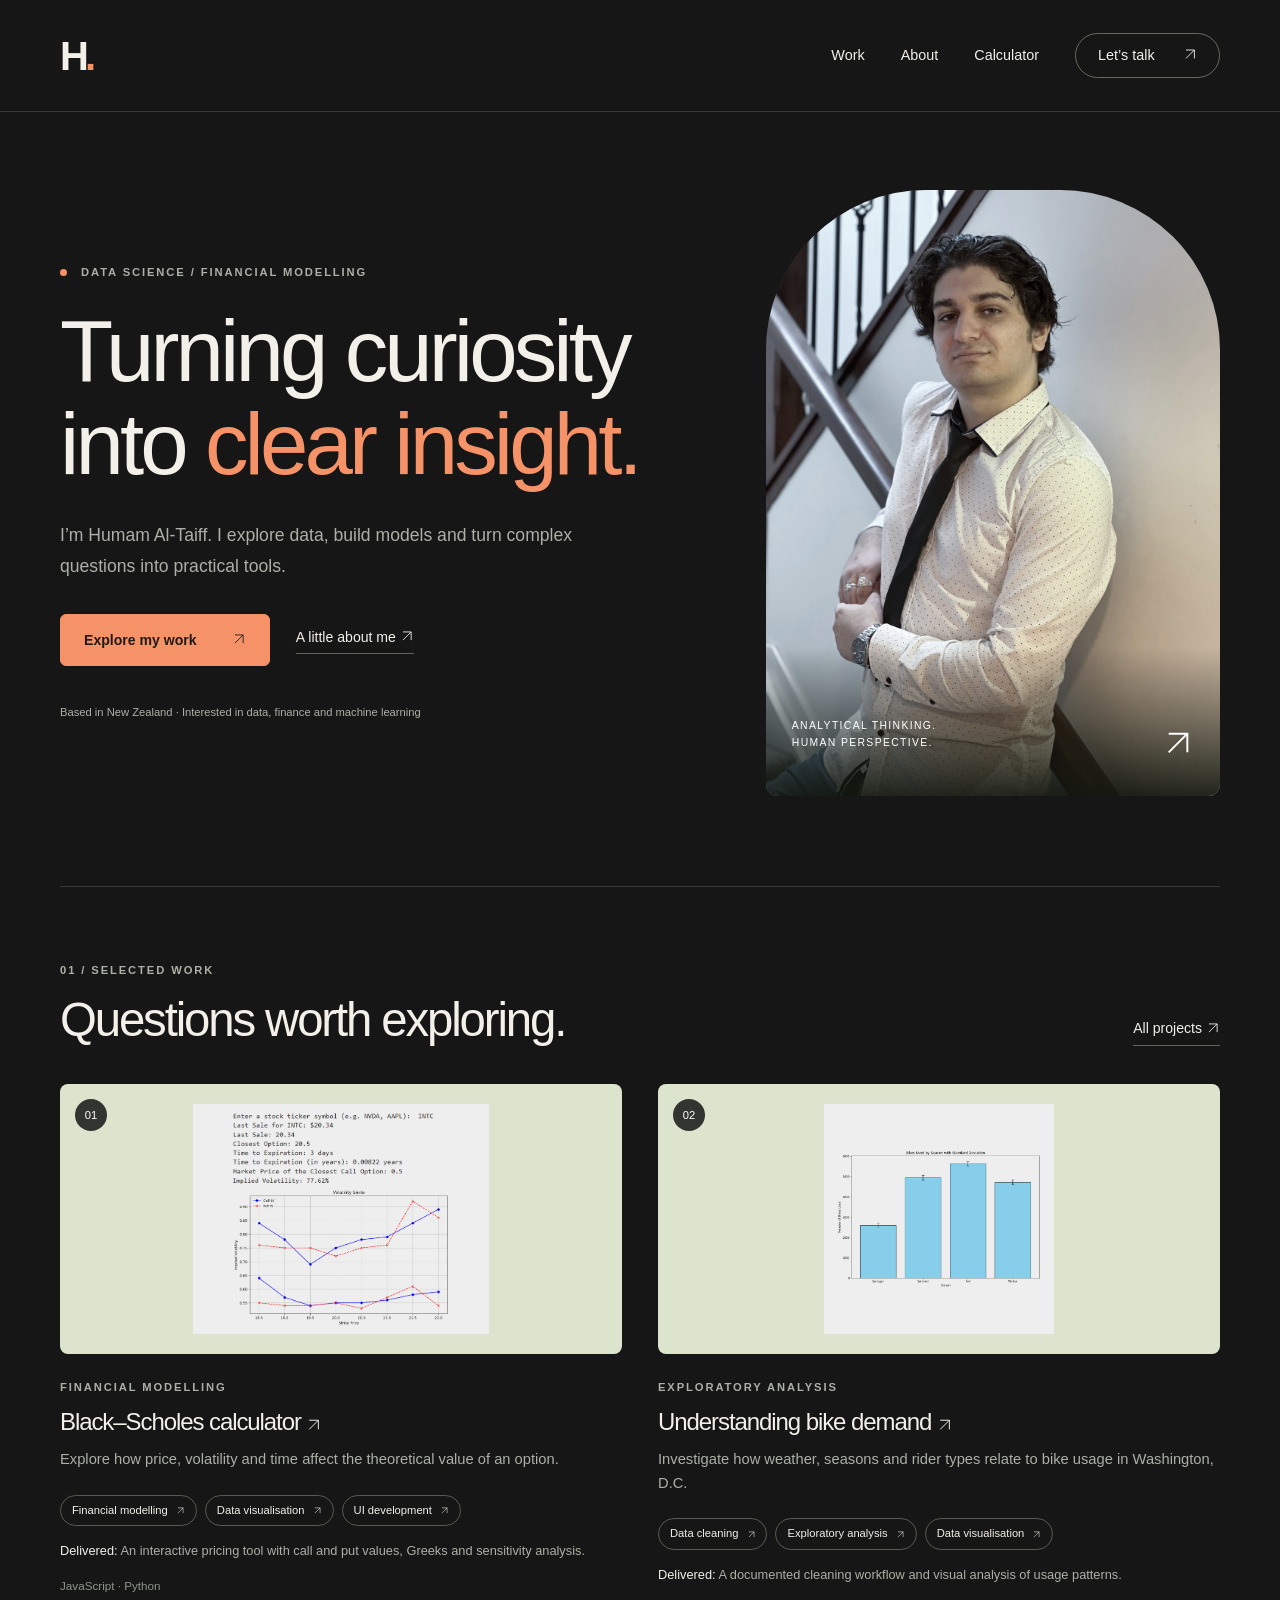
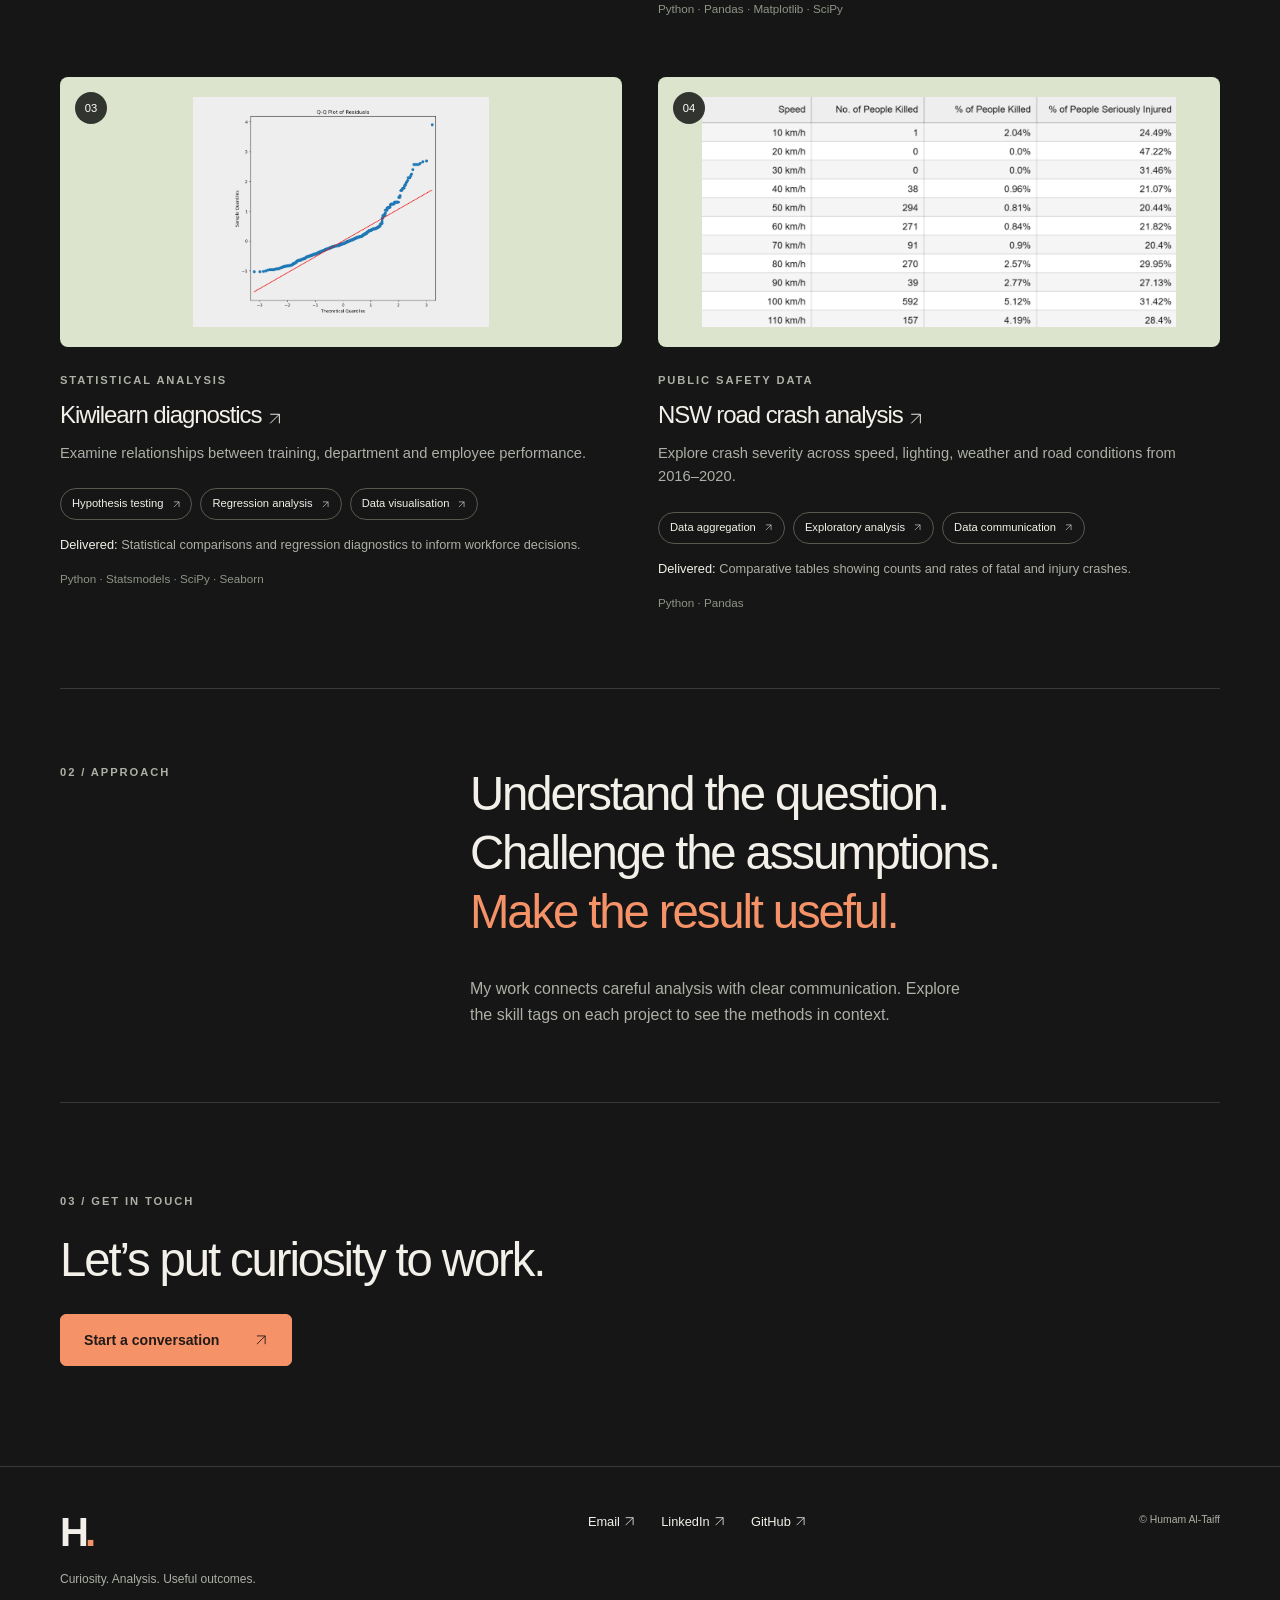
<file: index.html>
<!doctype html>
<html lang="en">
<head>
<meta charset="utf-8">
<meta name="viewport" content="width=device-width, initial-scale=1">
<meta name="description" content="Data science &amp; financial modelling — Humam Al-Taiff’s data science portfolio.">
<meta name="theme-color" content="#151615">
<title>Data science &amp; financial modelling | Humam Al-Taiff</title>
<link rel="stylesheet" href="assets/site.css">
</head>
<body>
<a class="skip" href="#main">Skip to content</a>
<header class="site-header">
<a class="brand" href="index.html" aria-label="Humam Al-Taiff home">H<span>.</span>
</a>
<nav aria-label="Main navigation">
<a href="Project.html">Work</a>
<a href="About Page.html">About</a>
<a href="Black_Scholes Model.html">Calculator</a>
<a class="contact-link" href="Contact.html">Let’s talk <span aria-hidden="true">
<svg class="icon" viewBox="0 0 24 24" aria-hidden="true" focusable="false">
<path d="M5 19 19 5M5 5h14v14" fill="none" stroke="currentColor" stroke-width="1.5"/>
</svg>
</span>
</a>
</nav>
</header>
<main id="main">
<section class="hero">
<div class="hero-copy">
<p class="eyebrow">
<span class="dot">
</span> DATA SCIENCE / FINANCIAL MODELLING</p>
<h1>Turning curiosity<br>into <em>clear insight.</em>
</h1>
<p class="intro">I’m Humam Al-Taiff. I explore data, build models and turn complex questions into practical tools.</p>
<div class="actions">
<a class="button" href="#work">Explore my work <span>
<svg class="icon" viewBox="0 0 24 24" aria-hidden="true" focusable="false">
<path d="M5 19 19 5M5 5h14v14" fill="none" stroke="currentColor" stroke-width="1.5"/>
</svg>
</span>
</a>
<a class="text-link" href="About Page.html">A little about me <svg class="icon" viewBox="0 0 24 24" aria-hidden="true" focusable="false">
<path d="M5 19 19 5M5 5h14v14" fill="none" stroke="currentColor" stroke-width="1.5"/>
</svg>
</a>
</div>
<p class="hero-note">Based in New Zealand · Interested in data, finance and machine learning</p>
</div>
<figure class="portrait">
<img src="2025-1 Edited.jpg" alt="Humam Al-Taiff">
<figcaption>
<span>ANALYTICAL THINKING.<br>HUMAN PERSPECTIVE.</span>
<span>
<svg class="icon" viewBox="0 0 24 24" aria-hidden="true" focusable="false">
<path d="M5 19 19 5M5 5h14v14" fill="none" stroke="currentColor" stroke-width="1.5"/>
</svg>
</span>
</figcaption>
</figure>
</section>
<section id="work" class="section">
<div class="section-heading">
<div>
<p class="eyebrow">01 / SELECTED WORK</p>
<h2>Questions worth exploring.</h2>
</div>
<a class="text-link" href="Project.html">All projects <svg class="icon" viewBox="0 0 24 24" aria-hidden="true" focusable="false">
<path d="M5 19 19 5M5 5h14v14" fill="none" stroke="currentColor" stroke-width="1.5"/>
</svg>
</a>
</div>
<div class="project-grid">
<article class="project-card">
<a class="project-image" href="Black_Scholes Model.html">
<img src="imgs/BSM thumbnail.png" alt="Black–Scholes calculator project visual" loading="lazy">
<span class="project-number">01</span>
</a>
<div class="project-copy">
<p class="eyebrow">FINANCIAL MODELLING</p>
<h3>
<a href="Black_Scholes Model.html">Black–Scholes calculator <svg class="icon" viewBox="0 0 24 24" aria-hidden="true" focusable="false">
<path d="M5 19 19 5M5 5h14v14" fill="none" stroke="currentColor" stroke-width="1.5"/>
</svg>
</a>
</h3>
<p>Explore how price, volatility and time affect the theoretical value of an option.</p>
<div class="tags">
<a href="Black_Scholes Model.html#financial-modelling">Financial modelling <span aria-hidden="true">
<svg class="icon" viewBox="0 0 24 24" aria-hidden="true" focusable="false">
<path d="M5 19 19 5M5 5h14v14" fill="none" stroke="currentColor" stroke-width="1.5"/>
</svg>
</span>
</a>
<a href="Black_Scholes Model.html#data-visualisation">Data visualisation <span aria-hidden="true">
<svg class="icon" viewBox="0 0 24 24" aria-hidden="true" focusable="false">
<path d="M5 19 19 5M5 5h14v14" fill="none" stroke="currentColor" stroke-width="1.5"/>
</svg>
</span>
</a>
<a href="Black_Scholes Model.html#ui-development">UI development <span aria-hidden="true">
<svg class="icon" viewBox="0 0 24 24" aria-hidden="true" focusable="false">
<path d="M5 19 19 5M5 5h14v14" fill="none" stroke="currentColor" stroke-width="1.5"/>
</svg>
</span>
</a>
</div>
<p class="project-result"><strong>Delivered:</strong> An interactive pricing tool with call and put values, Greeks and sensitivity analysis.</p>
<p class="tools">JavaScript · Python</p>
</div>
</article>
<article class="project-card">
<a class="project-image" href="Bike Sharing Dataset.html">
<img src="imgs/Bike Sharing Dataset Diagnostics-Fitted.png" alt="Understanding bike demand project visual" loading="lazy">
<span class="project-number">02</span>
</a>
<div class="project-copy">
<p class="eyebrow">EXPLORATORY ANALYSIS</p>
<h3>
<a href="Bike Sharing Dataset.html">Understanding bike demand <svg class="icon" viewBox="0 0 24 24" aria-hidden="true" focusable="false">
<path d="M5 19 19 5M5 5h14v14" fill="none" stroke="currentColor" stroke-width="1.5"/>
</svg>
</a>
</h3>
<p>Investigate how weather, seasons and rider types relate to bike usage in Washington, D.C.</p>
<div class="tags">
<a href="Bike Sharing Dataset.html#data-cleaning">Data cleaning <span aria-hidden="true">
<svg class="icon" viewBox="0 0 24 24" aria-hidden="true" focusable="false">
<path d="M5 19 19 5M5 5h14v14" fill="none" stroke="currentColor" stroke-width="1.5"/>
</svg>
</span>
</a>
<a href="Bike Sharing Dataset.html#exploratory-analysis">Exploratory analysis <span aria-hidden="true">
<svg class="icon" viewBox="0 0 24 24" aria-hidden="true" focusable="false">
<path d="M5 19 19 5M5 5h14v14" fill="none" stroke="currentColor" stroke-width="1.5"/>
</svg>
</span>
</a>
<a href="Bike Sharing Dataset.html#data-visualisation">Data visualisation <span aria-hidden="true">
<svg class="icon" viewBox="0 0 24 24" aria-hidden="true" focusable="false">
<path d="M5 19 19 5M5 5h14v14" fill="none" stroke="currentColor" stroke-width="1.5"/>
</svg>
</span>
</a>
</div>
<p class="project-result"><strong>Delivered:</strong> A documented cleaning workflow and visual analysis of usage patterns.</p>
<p class="tools">Python · Pandas · Matplotlib · SciPy</p>
</div>
</article>
<article class="project-card">
<a class="project-image" href="Kiwilearn Diagnostics.html">
<img src="imgs/Kiwilearn-thumbnail.png" alt="Kiwilearn diagnostics project visual" loading="lazy">
<span class="project-number">03</span>
</a>
<div class="project-copy">
<p class="eyebrow">STATISTICAL ANALYSIS</p>
<h3>
<a href="Kiwilearn Diagnostics.html">Kiwilearn diagnostics <svg class="icon" viewBox="0 0 24 24" aria-hidden="true" focusable="false">
<path d="M5 19 19 5M5 5h14v14" fill="none" stroke="currentColor" stroke-width="1.5"/>
</svg>
</a>
</h3>
<p>Examine relationships between training, department and employee performance.</p>
<div class="tags">
<a href="Kiwilearn Diagnostics.html#hypothesis-testing">Hypothesis testing <span aria-hidden="true">
<svg class="icon" viewBox="0 0 24 24" aria-hidden="true" focusable="false">
<path d="M5 19 19 5M5 5h14v14" fill="none" stroke="currentColor" stroke-width="1.5"/>
</svg>
</span>
</a>
<a href="Kiwilearn Diagnostics.html#regression-analysis">Regression analysis <span aria-hidden="true">
<svg class="icon" viewBox="0 0 24 24" aria-hidden="true" focusable="false">
<path d="M5 19 19 5M5 5h14v14" fill="none" stroke="currentColor" stroke-width="1.5"/>
</svg>
</span>
</a>
<a href="Kiwilearn Diagnostics.html#data-visualisation">Data visualisation <span aria-hidden="true">
<svg class="icon" viewBox="0 0 24 24" aria-hidden="true" focusable="false">
<path d="M5 19 19 5M5 5h14v14" fill="none" stroke="currentColor" stroke-width="1.5"/>
</svg>
</span>
</a>
</div>
<p class="project-result"><strong>Delivered:</strong> Statistical comparisons and regression diagnostics to inform workforce decisions.</p>
<p class="tools">Python · Statsmodels · SciPy · Seaborn</p>
</div>
</article>
<article class="project-card">
<a class="project-image" href="NSW Road Crash Report.html">
<img src="imgs/Speeds and crashes.png" alt="NSW road crash analysis project visual" loading="lazy">
<span class="project-number">04</span>
</a>
<div class="project-copy">
<p class="eyebrow">PUBLIC SAFETY DATA</p>
<h3>
<a href="NSW Road Crash Report.html">NSW road crash analysis <svg class="icon" viewBox="0 0 24 24" aria-hidden="true" focusable="false">
<path d="M5 19 19 5M5 5h14v14" fill="none" stroke="currentColor" stroke-width="1.5"/>
</svg>
</a>
</h3>
<p>Explore crash severity across speed, lighting, weather and road conditions from 2016–2020.</p>
<div class="tags">
<a href="NSW Road Crash Report.html#data-aggregation">Data aggregation <span aria-hidden="true">
<svg class="icon" viewBox="0 0 24 24" aria-hidden="true" focusable="false">
<path d="M5 19 19 5M5 5h14v14" fill="none" stroke="currentColor" stroke-width="1.5"/>
</svg>
</span>
</a>
<a href="NSW Road Crash Report.html#exploratory-analysis">Exploratory analysis <span aria-hidden="true">
<svg class="icon" viewBox="0 0 24 24" aria-hidden="true" focusable="false">
<path d="M5 19 19 5M5 5h14v14" fill="none" stroke="currentColor" stroke-width="1.5"/>
</svg>
</span>
</a>
<a href="NSW Road Crash Report.html#data-communication">Data communication <span aria-hidden="true">
<svg class="icon" viewBox="0 0 24 24" aria-hidden="true" focusable="false">
<path d="M5 19 19 5M5 5h14v14" fill="none" stroke="currentColor" stroke-width="1.5"/>
</svg>
</span>
</a>
</div>
<p class="project-result"><strong>Delivered:</strong> Comparative tables showing counts and rates of fatal and injury crashes.</p>
<p class="tools">Python · Pandas</p>
</div>
</article>
</div>
</section>
<section class="statement section">
<p class="eyebrow">02 / APPROACH</p>
<h2>Understand the question.<br>Challenge the assumptions.<br>
<span>Make the result useful.</span>
</h2>
<p>My work connects careful analysis with clear communication. Explore the skill tags on each project to see the methods in context.</p>
</section>
<section class="section contact-banner">
<p class="eyebrow">03 / GET IN TOUCH</p>
<h2>Let’s put curiosity to work.</h2>
<a class="button" href="Contact.html">Start a conversation <svg class="icon" viewBox="0 0 24 24" aria-hidden="true" focusable="false">
<path d="M5 19 19 5M5 5h14v14" fill="none" stroke="currentColor" stroke-width="1.5"/>
</svg>
</a>
</section>
</main>
<footer>
<div>
<a class="brand" href="index.html">H<span>.</span>
</a>
<p>Curiosity. Analysis. Useful outcomes.</p>
</div>
<div>
<a href="mailto:altaiffh@hotmail.com">Email <svg class="icon" viewBox="0 0 24 24" aria-hidden="true" focusable="false">
<path d="M5 19 19 5M5 5h14v14" fill="none" stroke="currentColor" stroke-width="1.5"/>
</svg>
</a>
<a href="https://www.linkedin.com/in/humam-al-taiff-bb3a87273/">LinkedIn <svg class="icon" viewBox="0 0 24 24" aria-hidden="true" focusable="false">
<path d="M5 19 19 5M5 5h14v14" fill="none" stroke="currentColor" stroke-width="1.5"/>
</svg>
</a>
<a href="https://github.com/Hugh-Ireson">GitHub <svg class="icon" viewBox="0 0 24 24" aria-hidden="true" focusable="false">
<path d="M5 19 19 5M5 5h14v14" fill="none" stroke="currentColor" stroke-width="1.5"/>
</svg>
</a>
</div>
<small>© Humam Al-Taiff</small>
</footer>
<script src="assets/site.js" defer>
</script>
</body>
</html>
</file>
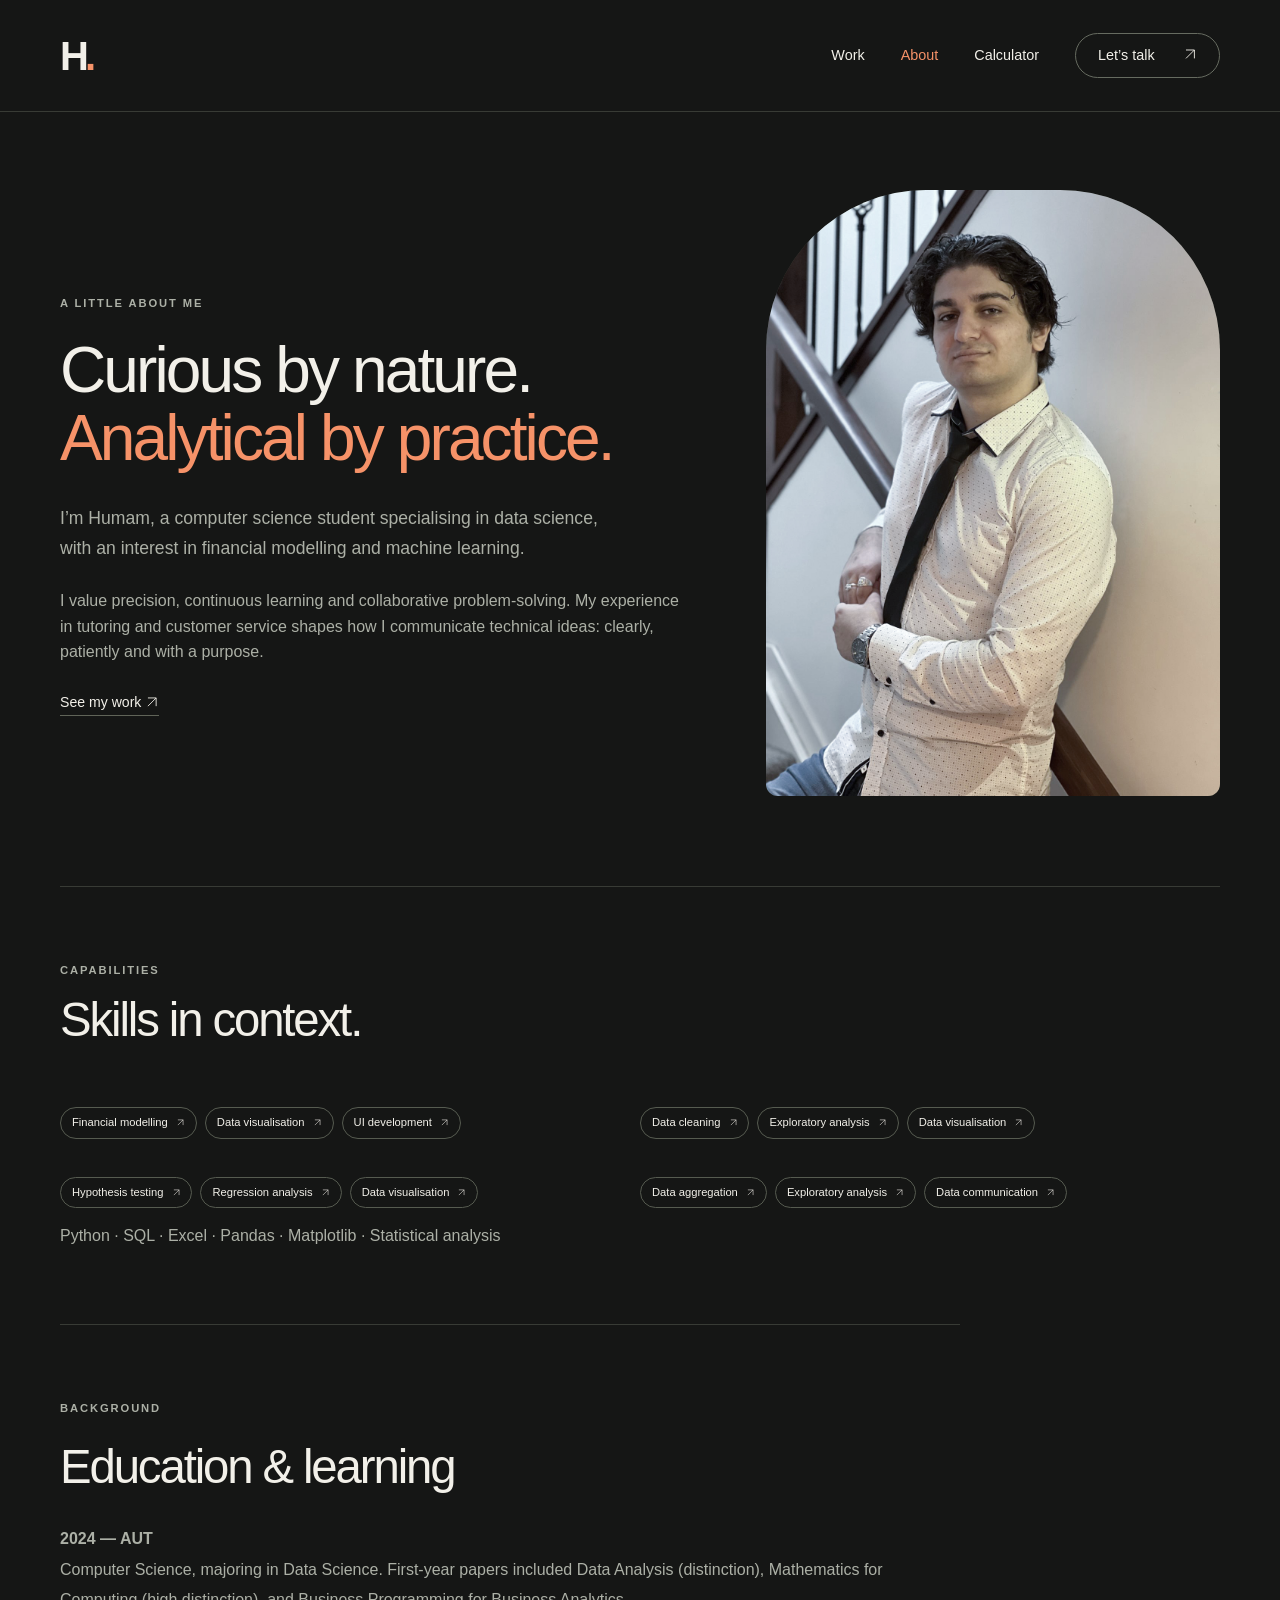
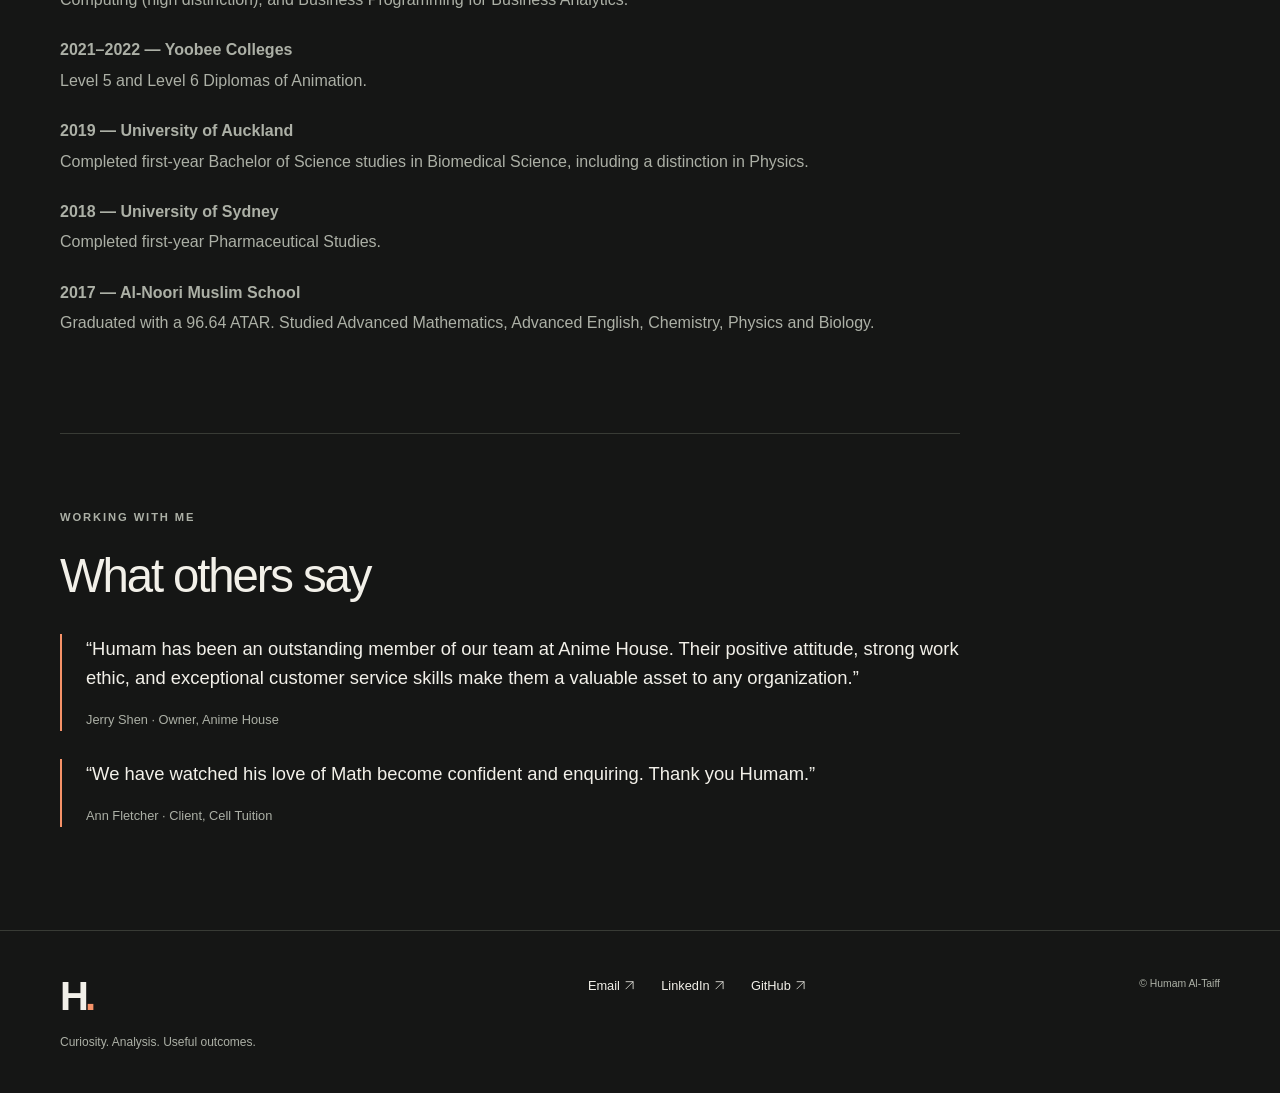
<file: About Page.html>
<!doctype html>
<html lang="en">
<head>
<meta charset="utf-8">
<meta name="viewport" content="width=device-width, initial-scale=1">
<meta name="description" content="About me — Humam Al-Taiff’s data science portfolio.">
<meta name="theme-color" content="#151615">
<title>About me | Humam Al-Taiff</title>
<link rel="stylesheet" href="assets/site.css">
</head>
<body>
<a class="skip" href="#main">Skip to content</a>
<header class="site-header">
<a class="brand" href="index.html" aria-label="Humam Al-Taiff home">H<span>.</span>
</a>
<nav aria-label="Main navigation">
<a href="Project.html">Work</a>
<a href="About Page.html">About</a>
<a href="Black_Scholes Model.html">Calculator</a>
<a class="contact-link" href="Contact.html">Let’s talk <span aria-hidden="true">
<svg class="icon" viewBox="0 0 24 24" aria-hidden="true" focusable="false">
<path d="M5 19 19 5M5 5h14v14" fill="none" stroke="currentColor" stroke-width="1.5"/>
</svg>
</span>
</a>
</nav>
</header>
<main id="main">
<section class="hero about-hero">
<div>
<p class="eyebrow">A LITTLE ABOUT ME</p>
<h1>Curious by nature.<br>
<em>Analytical by practice.</em>
</h1>
<p class="intro">I’m Humam, a computer science student specialising in data science, with an interest in financial modelling and machine learning.</p>
<p>I value precision, continuous learning and collaborative problem-solving. My experience in tutoring and customer service shapes how I communicate technical ideas: clearly, patiently and with a purpose.</p>
<a class="text-link" href="Project.html">See my work <svg class="icon" viewBox="0 0 24 24" aria-hidden="true" focusable="false">
<path d="M5 19 19 5M5 5h14v14" fill="none" stroke="currentColor" stroke-width="1.5"/>
</svg>
</a>
</div>
<figure class="portrait">
<img src="2025-1 Edited.jpg" alt="Humam Al-Taiff">
</figure>
</section>
<section class="section">
<div class="section-heading">
<div>
<p class="eyebrow">CAPABILITIES</p>
<h2>Skills in context.</h2>
</div>
</div>
<div class="skill-list">
<div class="tags">
<a href="Black_Scholes Model.html#financial-modelling">Financial modelling <span aria-hidden="true">
<svg class="icon" viewBox="0 0 24 24" aria-hidden="true" focusable="false">
<path d="M5 19 19 5M5 5h14v14" fill="none" stroke="currentColor" stroke-width="1.5"/>
</svg>
</span>
</a>
<a href="Black_Scholes Model.html#data-visualisation">Data visualisation <span aria-hidden="true">
<svg class="icon" viewBox="0 0 24 24" aria-hidden="true" focusable="false">
<path d="M5 19 19 5M5 5h14v14" fill="none" stroke="currentColor" stroke-width="1.5"/>
</svg>
</span>
</a>
<a href="Black_Scholes Model.html#ui-development">UI development <span aria-hidden="true">
<svg class="icon" viewBox="0 0 24 24" aria-hidden="true" focusable="false">
<path d="M5 19 19 5M5 5h14v14" fill="none" stroke="currentColor" stroke-width="1.5"/>
</svg>
</span>
</a>
</div>
<div class="tags">
<a href="Bike Sharing Dataset.html#data-cleaning">Data cleaning <span aria-hidden="true">
<svg class="icon" viewBox="0 0 24 24" aria-hidden="true" focusable="false">
<path d="M5 19 19 5M5 5h14v14" fill="none" stroke="currentColor" stroke-width="1.5"/>
</svg>
</span>
</a>
<a href="Bike Sharing Dataset.html#exploratory-analysis">Exploratory analysis <span aria-hidden="true">
<svg class="icon" viewBox="0 0 24 24" aria-hidden="true" focusable="false">
<path d="M5 19 19 5M5 5h14v14" fill="none" stroke="currentColor" stroke-width="1.5"/>
</svg>
</span>
</a>
<a href="Bike Sharing Dataset.html#data-visualisation">Data visualisation <span aria-hidden="true">
<svg class="icon" viewBox="0 0 24 24" aria-hidden="true" focusable="false">
<path d="M5 19 19 5M5 5h14v14" fill="none" stroke="currentColor" stroke-width="1.5"/>
</svg>
</span>
</a>
</div>
<div class="tags">
<a href="Kiwilearn Diagnostics.html#hypothesis-testing">Hypothesis testing <span aria-hidden="true">
<svg class="icon" viewBox="0 0 24 24" aria-hidden="true" focusable="false">
<path d="M5 19 19 5M5 5h14v14" fill="none" stroke="currentColor" stroke-width="1.5"/>
</svg>
</span>
</a>
<a href="Kiwilearn Diagnostics.html#regression-analysis">Regression analysis <span aria-hidden="true">
<svg class="icon" viewBox="0 0 24 24" aria-hidden="true" focusable="false">
<path d="M5 19 19 5M5 5h14v14" fill="none" stroke="currentColor" stroke-width="1.5"/>
</svg>
</span>
</a>
<a href="Kiwilearn Diagnostics.html#data-visualisation">Data visualisation <span aria-hidden="true">
<svg class="icon" viewBox="0 0 24 24" aria-hidden="true" focusable="false">
<path d="M5 19 19 5M5 5h14v14" fill="none" stroke="currentColor" stroke-width="1.5"/>
</svg>
</span>
</a>
</div>
<div class="tags">
<a href="NSW Road Crash Report.html#data-aggregation">Data aggregation <span aria-hidden="true">
<svg class="icon" viewBox="0 0 24 24" aria-hidden="true" focusable="false">
<path d="M5 19 19 5M5 5h14v14" fill="none" stroke="currentColor" stroke-width="1.5"/>
</svg>
</span>
</a>
<a href="NSW Road Crash Report.html#exploratory-analysis">Exploratory analysis <span aria-hidden="true">
<svg class="icon" viewBox="0 0 24 24" aria-hidden="true" focusable="false">
<path d="M5 19 19 5M5 5h14v14" fill="none" stroke="currentColor" stroke-width="1.5"/>
</svg>
</span>
</a>
<a href="NSW Road Crash Report.html#data-communication">Data communication <span aria-hidden="true">
<svg class="icon" viewBox="0 0 24 24" aria-hidden="true" focusable="false">
<path d="M5 19 19 5M5 5h14v14" fill="none" stroke="currentColor" stroke-width="1.5"/>
</svg>
</span>
</a>
</div>
</div>
<p>Python · SQL · Excel · Pandas · Matplotlib · Statistical analysis</p>
</section>
<section class="section prose">
<p class="eyebrow">BACKGROUND</p>
<h2>Education & learning</h2>
<div class="education">
<p>
<b>2024 — AUT</b>
<br>Computer Science, majoring in Data Science. First-year papers included Data Analysis (distinction), Mathematics for Computing (high distinction), and Business Programming for Business Analytics.</p>
<p>
<b>2021–2022 — Yoobee Colleges</b>
<br>Level 5 and Level 6 Diplomas of Animation.</p>
<p>
<b>2019 — University of Auckland</b>
<br>Completed first-year Bachelor of Science studies in Biomedical Science, including a distinction in Physics.</p>
<p>
<b>2018 — University of Sydney</b>
<br>Completed first-year Pharmaceutical Studies.</p>
<p>
<b>2017 — Al-Noori Muslim School</b>
<br>Graduated with a 96.64 ATAR. Studied Advanced Mathematics, Advanced English, Chemistry, Physics and Biology.</p>
</div>
</section>
<section class="section prose">
<p class="eyebrow">WORKING WITH ME</p>
<h2>What others say</h2>
<blockquote>“Humam has been an outstanding member of our team at Anime House. Their positive attitude, strong work ethic, and exceptional customer service skills make them a valuable asset to any organization.”<cite>Jerry Shen · Owner, Anime House</cite>
</blockquote>
<blockquote>“We have watched his love of Math become confident and enquiring. Thank you Humam.”<cite>Ann Fletcher · Client, Cell Tuition</cite>
</blockquote>
</section>
</main>
<footer>
<div>
<a class="brand" href="index.html">H<span>.</span>
</a>
<p>Curiosity. Analysis. Useful outcomes.</p>
</div>
<div>
<a href="mailto:altaiffh@hotmail.com">Email <svg class="icon" viewBox="0 0 24 24" aria-hidden="true" focusable="false">
<path d="M5 19 19 5M5 5h14v14" fill="none" stroke="currentColor" stroke-width="1.5"/>
</svg>
</a>
<a href="https://www.linkedin.com/in/humam-al-taiff-bb3a87273/">LinkedIn <svg class="icon" viewBox="0 0 24 24" aria-hidden="true" focusable="false">
<path d="M5 19 19 5M5 5h14v14" fill="none" stroke="currentColor" stroke-width="1.5"/>
</svg>
</a>
<a href="https://github.com/Hugh-Ireson">GitHub <svg class="icon" viewBox="0 0 24 24" aria-hidden="true" focusable="false">
<path d="M5 19 19 5M5 5h14v14" fill="none" stroke="currentColor" stroke-width="1.5"/>
</svg>
</a>
</div>
<small>© Humam Al-Taiff</small>
</footer>
<script src="assets/site.js" defer>
</script>
</body>
</html>
</file>
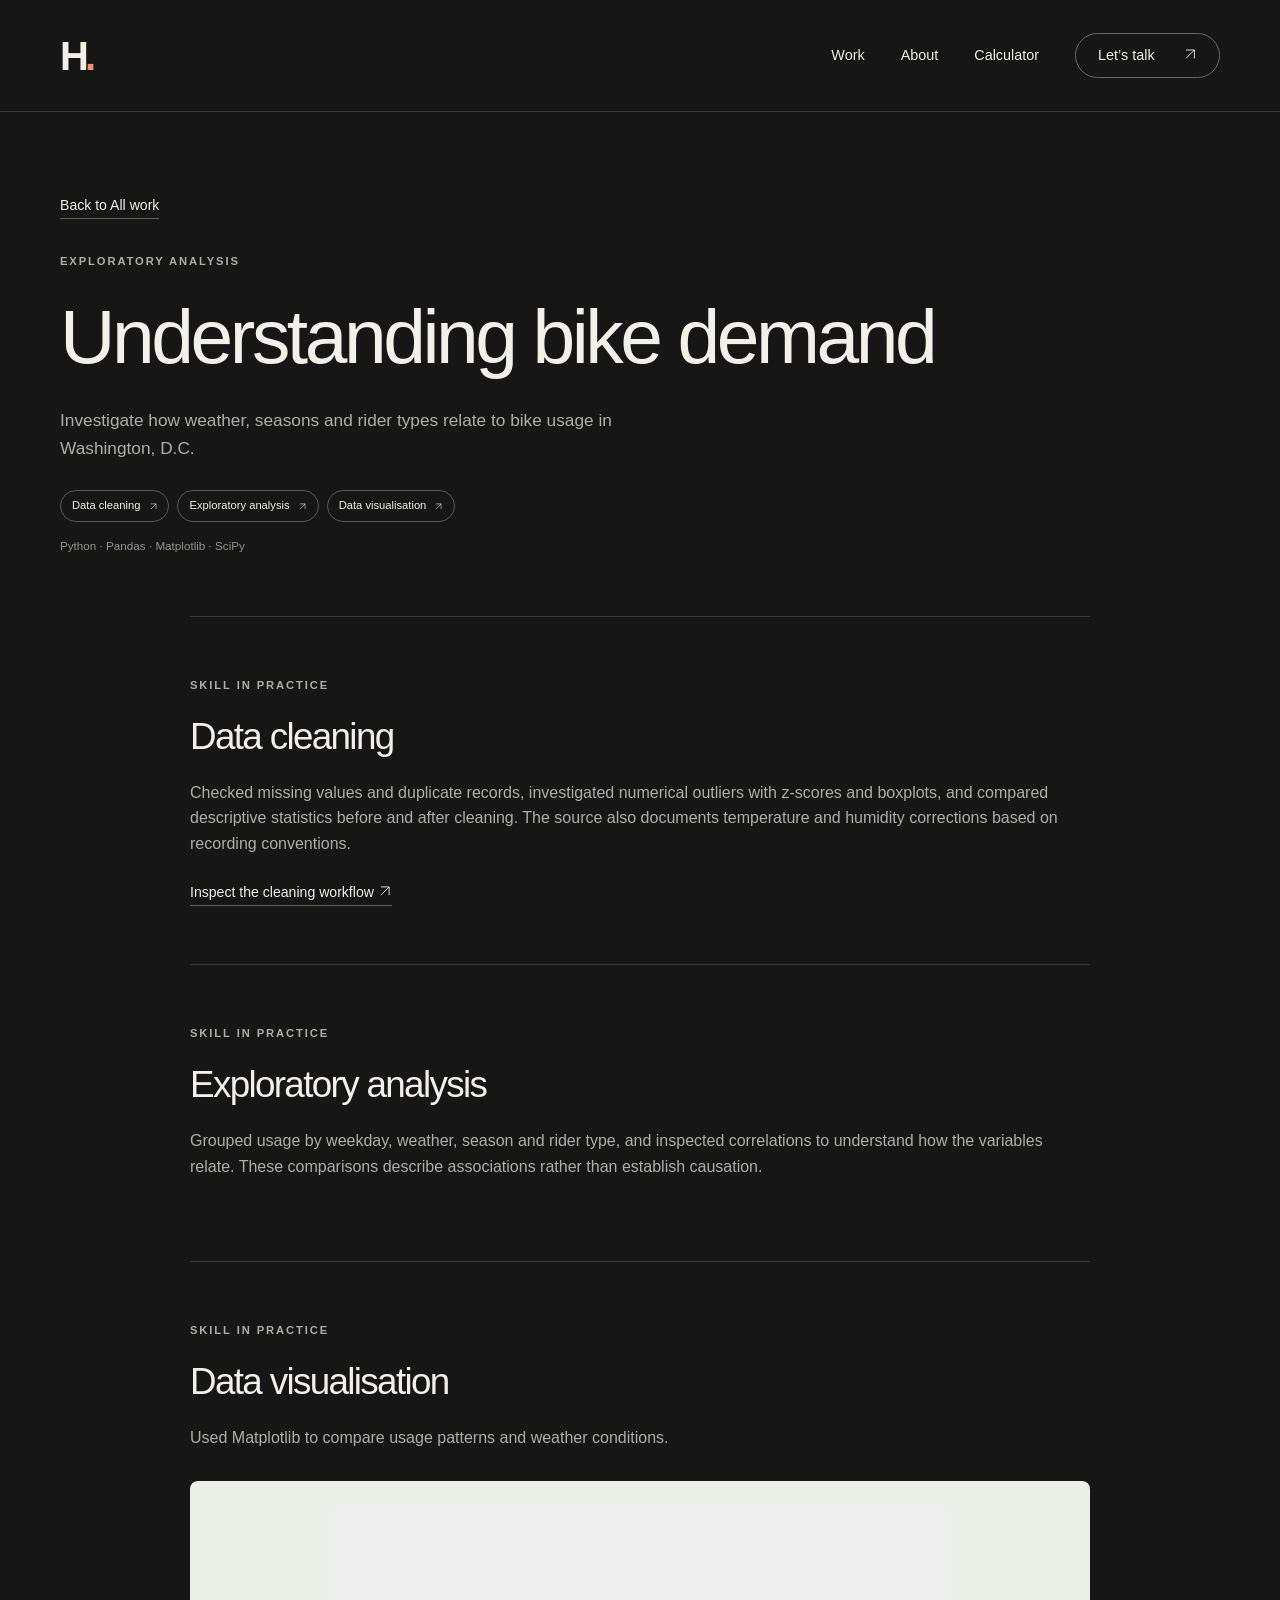
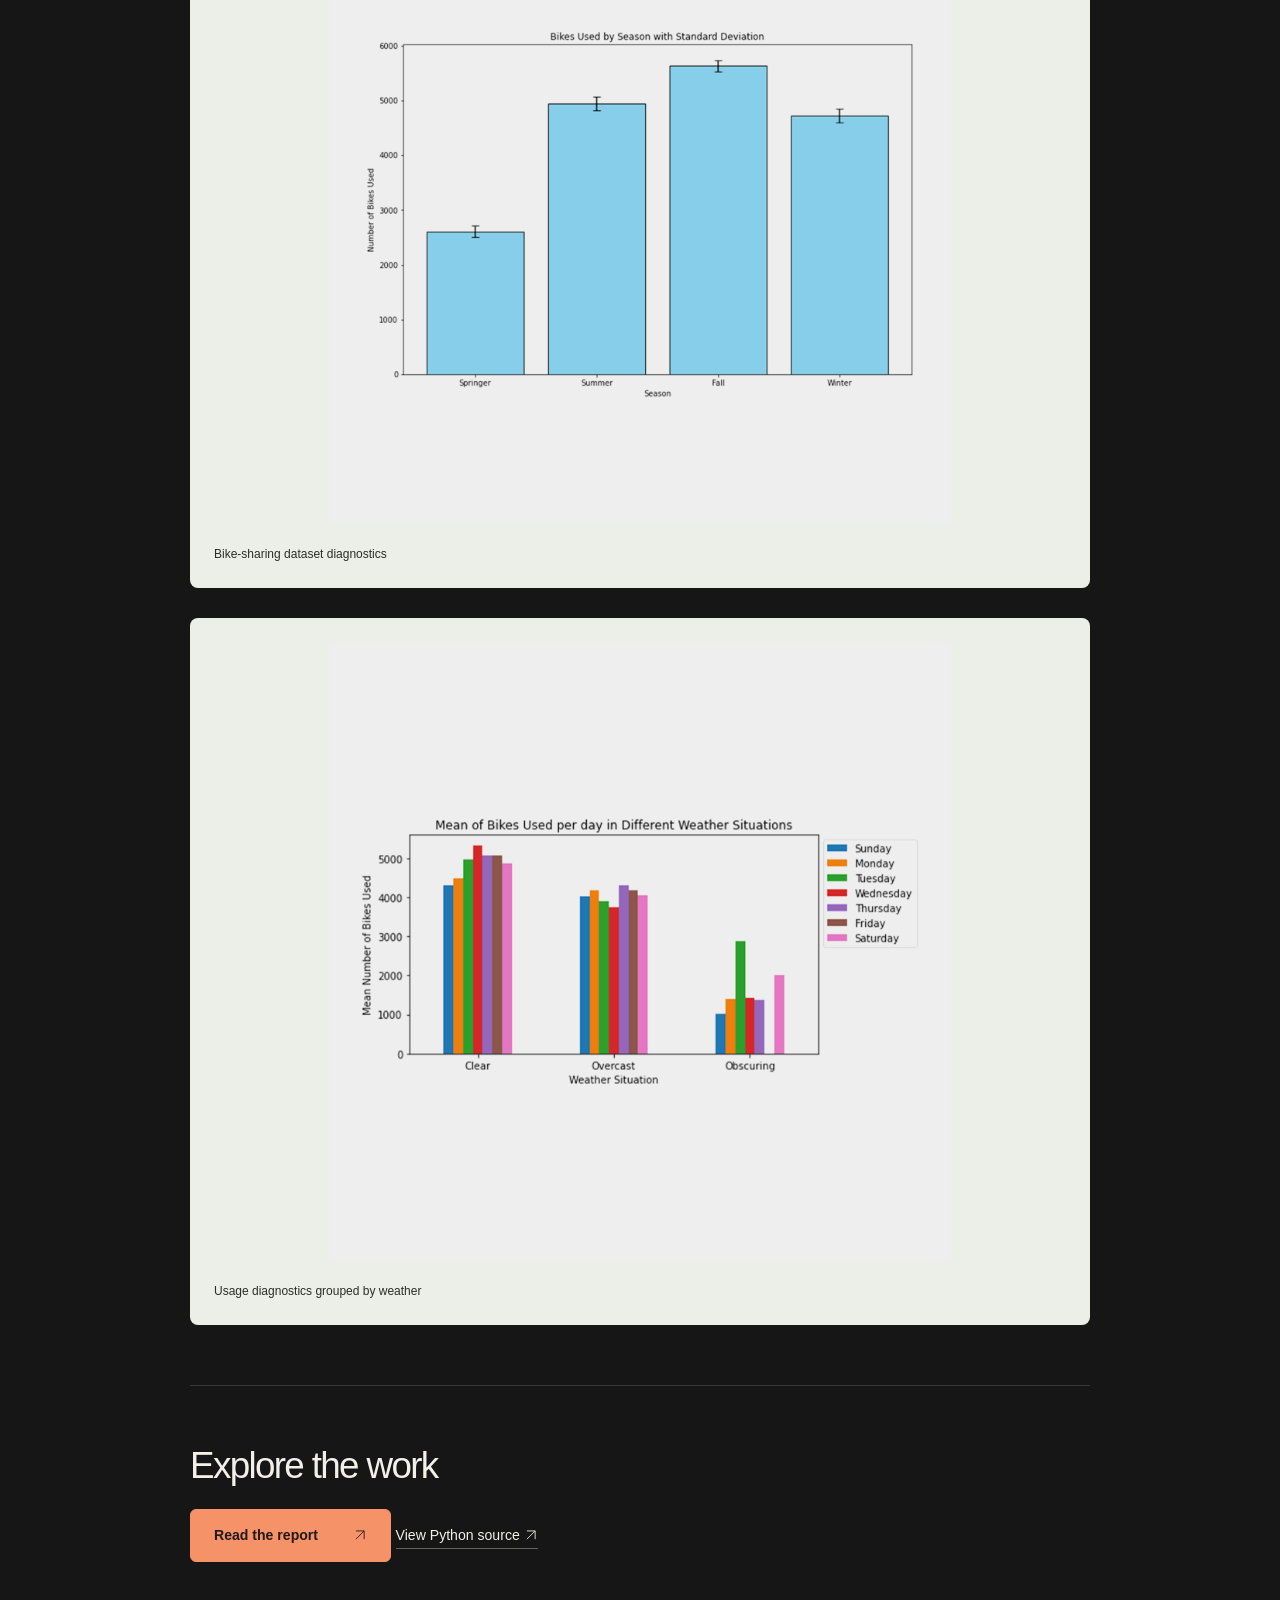
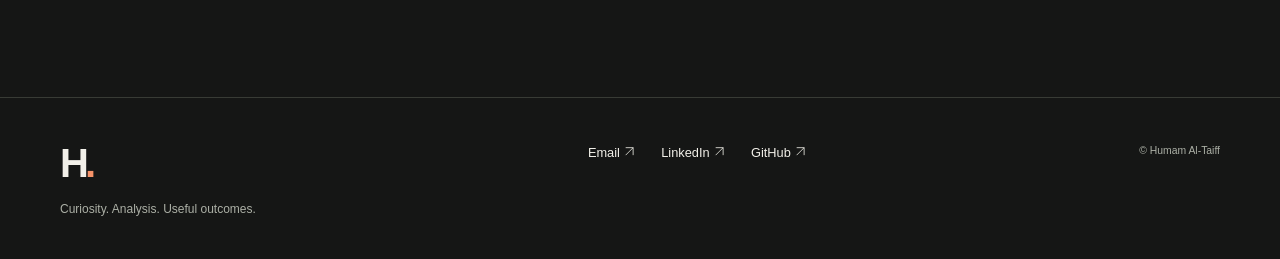
<file: Bike Sharing Dataset.html>
<!doctype html>
<html lang="en">
<head>
<meta charset="utf-8">
<meta name="viewport" content="width=device-width, initial-scale=1">
<meta name="description" content="Understanding bike demand — Humam Al-Taiff’s data science portfolio.">
<meta name="theme-color" content="#151615">
<title>Understanding bike demand | Humam Al-Taiff</title>
<link rel="stylesheet" href="assets/site.css">
</head>
<body>
<a class="skip" href="#main">Skip to content</a>
<header class="site-header">
<a class="brand" href="index.html" aria-label="Humam Al-Taiff home">H<span>.</span>
</a>
<nav aria-label="Main navigation">
<a href="Project.html">Work</a>
<a href="About Page.html">About</a>
<a href="Black_Scholes Model.html">Calculator</a>
<a class="contact-link" href="Contact.html">Let’s talk <span aria-hidden="true">
<svg class="icon" viewBox="0 0 24 24" aria-hidden="true" focusable="false">
<path d="M5 19 19 5M5 5h14v14" fill="none" stroke="currentColor" stroke-width="1.5"/>
</svg>
</span>
</a>
</nav>
</header>
<main id="main">
<section class="page-intro project-intro">
<a class="text-link" href="Project.html">Back to All work</a>
<p class="eyebrow">EXPLORATORY ANALYSIS</p>
<h1>Understanding bike demand</h1>
<p>Investigate how weather, seasons and rider types relate to bike usage in Washington, D.C.</p>
<div class="tags">
<a href="Bike Sharing Dataset.html#data-cleaning">Data cleaning <span aria-hidden="true">
<svg class="icon" viewBox="0 0 24 24" aria-hidden="true" focusable="false">
<path d="M5 19 19 5M5 5h14v14" fill="none" stroke="currentColor" stroke-width="1.5"/>
</svg>
</span>
</a>
<a href="Bike Sharing Dataset.html#exploratory-analysis">Exploratory analysis <span aria-hidden="true">
<svg class="icon" viewBox="0 0 24 24" aria-hidden="true" focusable="false">
<path d="M5 19 19 5M5 5h14v14" fill="none" stroke="currentColor" stroke-width="1.5"/>
</svg>
</span>
</a>
<a href="Bike Sharing Dataset.html#data-visualisation">Data visualisation <span aria-hidden="true">
<svg class="icon" viewBox="0 0 24 24" aria-hidden="true" focusable="false">
<path d="M5 19 19 5M5 5h14v14" fill="none" stroke="currentColor" stroke-width="1.5"/>
</svg>
</span>
</a>
</div>
<p class="tools">Python · Pandas · Matplotlib · SciPy</p>
</section>
<div class="case-study">
<section class="evidence" id="data-cleaning" tabindex="-1">
<p class="eyebrow">SKILL IN PRACTICE</p>
<h2>Data cleaning</h2>
<p>Checked missing values and duplicate records, investigated numerical outliers with z-scores and boxplots, and compared descriptive statistics before and after cleaning. The source also documents temperature and humidity corrections based on recording conventions.</p>
<a class="text-link" href="https://github.com/Hugh-Ireson/Hugh-Ireson.github.io/blob/main/Projects/Bike_Sharing_Dataset/Project%202%20complete.py#L27-L188">Inspect the cleaning workflow <svg class="icon" viewBox="0 0 24 24" aria-hidden="true" focusable="false">
<path d="M5 19 19 5M5 5h14v14" fill="none" stroke="currentColor" stroke-width="1.5"/>
</svg>
</a>
</section>
<section class="evidence" id="exploratory-analysis" tabindex="-1">
<p class="eyebrow">SKILL IN PRACTICE</p>
<h2>Exploratory analysis</h2>
<p>Grouped usage by weekday, weather, season and rider type, and inspected correlations to understand how the variables relate. These comparisons describe associations rather than establish causation.</p>
</section>
<section class="evidence" id="data-visualisation" tabindex="-1">
<p class="eyebrow">SKILL IN PRACTICE</p>
<h2>Data visualisation</h2>
<p>Used Matplotlib to compare usage patterns and weather conditions.</p>
<figure class="evidence-figure">
<img loading="lazy" src="imgs/Bike Sharing Dataset Diagnostics-Fitted.png" alt="Bike-sharing dataset diagnostics">
<figcaption>Bike-sharing dataset diagnostics</figcaption>
</figure>
<figure class="evidence-figure">
<img loading="lazy" src="imgs/Bike Sharing Dataset Diagnostics by Weather-Fitted.png" alt="Usage diagnostics grouped by weather">
<figcaption>Usage diagnostics grouped by weather</figcaption>
</figure>
</section>
<section class="evidence">
<h2>Explore the work</h2>
<a class="button" href="Projects/Bike_Sharing_Dataset/20121076_Humam-Al-Taiff_Individual_Assignment_Report.pdf">Read the report <svg class="icon" viewBox="0 0 24 24" aria-hidden="true" focusable="false">
<path d="M5 19 19 5M5 5h14v14" fill="none" stroke="currentColor" stroke-width="1.5"/>
</svg>
</a>
<a class="text-link" href="https://github.com/Hugh-Ireson/Hugh-Ireson.github.io/blob/main/Projects/Bike_Sharing_Dataset/Project%202%20complete.py">View Python source <svg class="icon" viewBox="0 0 24 24" aria-hidden="true" focusable="false">
<path d="M5 19 19 5M5 5h14v14" fill="none" stroke="currentColor" stroke-width="1.5"/>
</svg>
</a>
</section>
</div>
</main>
<footer>
<div>
<a class="brand" href="index.html">H<span>.</span>
</a>
<p>Curiosity. Analysis. Useful outcomes.</p>
</div>
<div>
<a href="mailto:altaiffh@hotmail.com">Email <svg class="icon" viewBox="0 0 24 24" aria-hidden="true" focusable="false">
<path d="M5 19 19 5M5 5h14v14" fill="none" stroke="currentColor" stroke-width="1.5"/>
</svg>
</a>
<a href="https://www.linkedin.com/in/humam-al-taiff-bb3a87273/">LinkedIn <svg class="icon" viewBox="0 0 24 24" aria-hidden="true" focusable="false">
<path d="M5 19 19 5M5 5h14v14" fill="none" stroke="currentColor" stroke-width="1.5"/>
</svg>
</a>
<a href="https://github.com/Hugh-Ireson">GitHub <svg class="icon" viewBox="0 0 24 24" aria-hidden="true" focusable="false">
<path d="M5 19 19 5M5 5h14v14" fill="none" stroke="currentColor" stroke-width="1.5"/>
</svg>
</a>
</div>
<small>© Humam Al-Taiff</small>
</footer>
<script src="assets/site.js" defer>
</script>
</body>
</html>
</file>
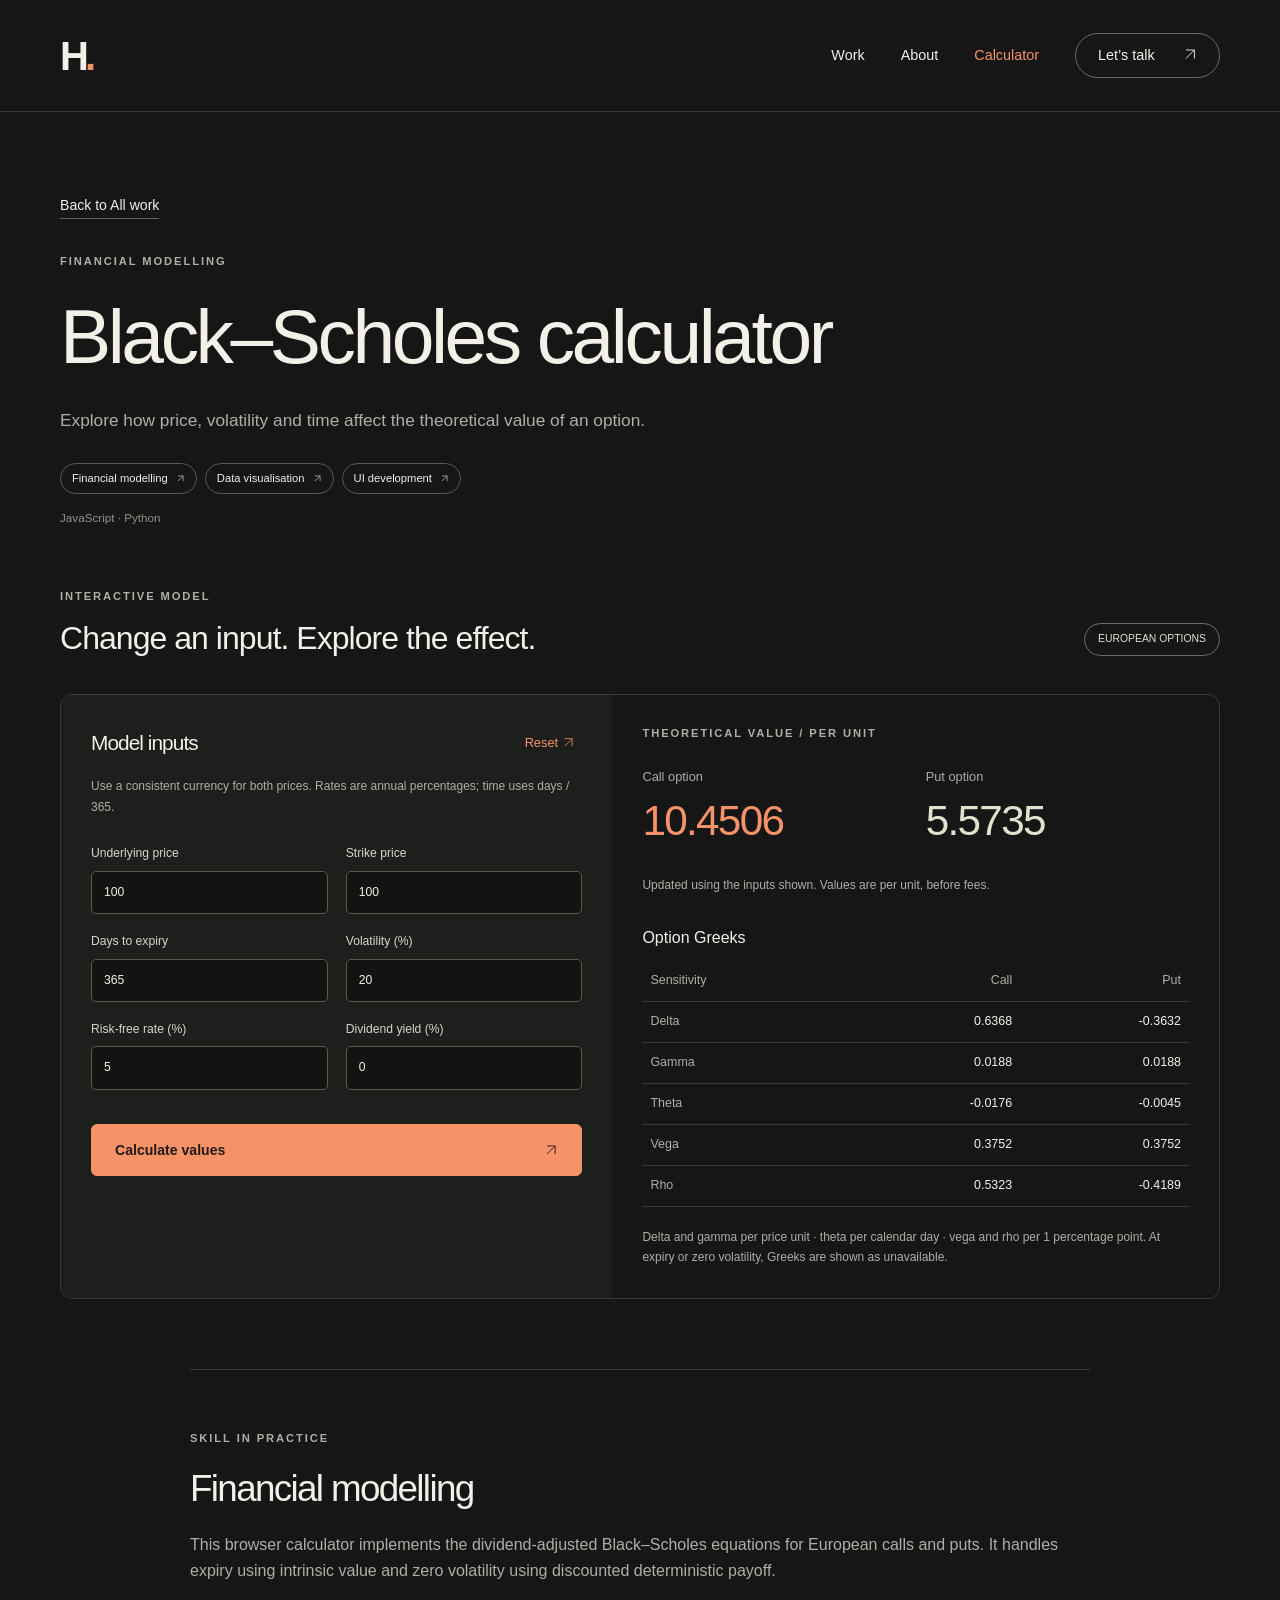
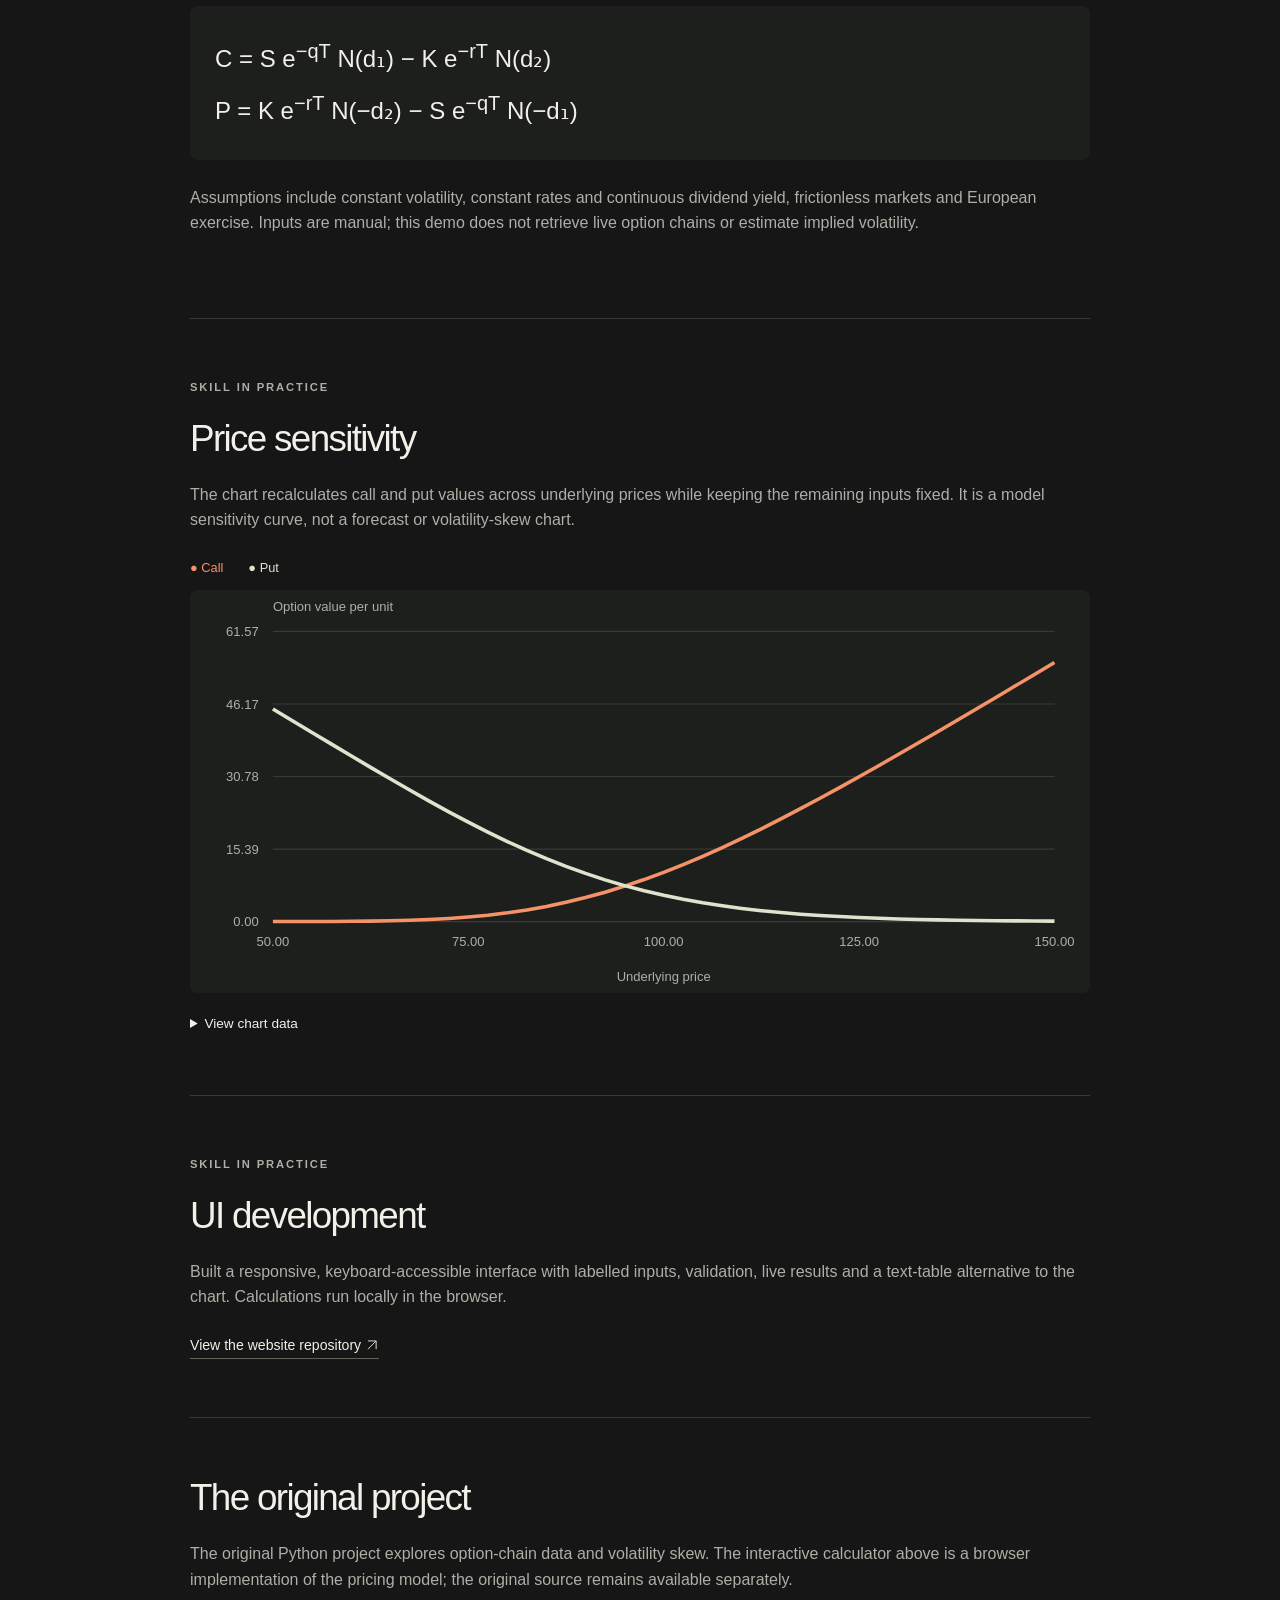
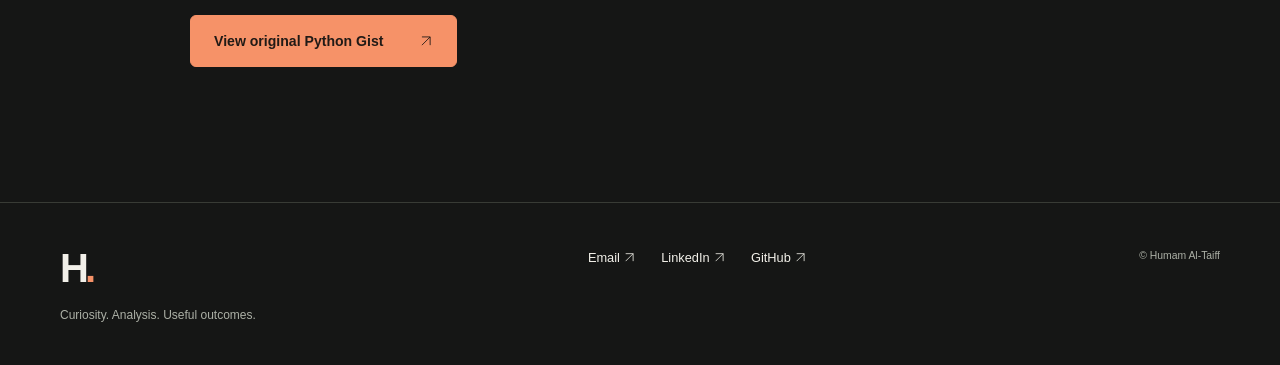
<file: Black_Scholes Model.html>
<!doctype html>
<html lang="en">
<head>
<meta charset="utf-8">
<meta name="viewport" content="width=device-width, initial-scale=1">
<meta name="description" content="Black–Scholes calculator — Humam Al-Taiff’s data science portfolio.">
<meta name="theme-color" content="#151615">
<title>Black–Scholes calculator | Humam Al-Taiff</title>
<link rel="stylesheet" href="assets/site.css">
</head>
<body>
<a class="skip" href="#main">Skip to content</a>
<header class="site-header">
<a class="brand" href="index.html" aria-label="Humam Al-Taiff home">H<span>.</span>
</a>
<nav aria-label="Main navigation">
<a href="Project.html">Work</a>
<a href="About Page.html">About</a>
<a href="Black_Scholes Model.html">Calculator</a>
<a class="contact-link" href="Contact.html">Let’s talk <span aria-hidden="true">
<svg class="icon" viewBox="0 0 24 24" aria-hidden="true" focusable="false">
<path d="M5 19 19 5M5 5h14v14" fill="none" stroke="currentColor" stroke-width="1.5"/>
</svg>
</span>
</a>
</nav>
</header>
<main id="main">
<section class="page-intro project-intro">
<a class="text-link" href="Project.html">Back to All work</a>
<p class="eyebrow">FINANCIAL MODELLING</p>
<h1>Black–Scholes calculator</h1>
<p>Explore how price, volatility and time affect the theoretical value of an option.</p>
<div class="tags">
<a href="Black_Scholes Model.html#financial-modelling">Financial modelling <span aria-hidden="true">
<svg class="icon" viewBox="0 0 24 24" aria-hidden="true" focusable="false">
<path d="M5 19 19 5M5 5h14v14" fill="none" stroke="currentColor" stroke-width="1.5"/>
</svg>
</span>
</a>
<a href="Black_Scholes Model.html#data-visualisation">Data visualisation <span aria-hidden="true">
<svg class="icon" viewBox="0 0 24 24" aria-hidden="true" focusable="false">
<path d="M5 19 19 5M5 5h14v14" fill="none" stroke="currentColor" stroke-width="1.5"/>
</svg>
</span>
</a>
<a href="Black_Scholes Model.html#ui-development">UI development <span aria-hidden="true">
<svg class="icon" viewBox="0 0 24 24" aria-hidden="true" focusable="false">
<path d="M5 19 19 5M5 5h14v14" fill="none" stroke="currentColor" stroke-width="1.5"/>
</svg>
</span>
</a>
</div>
<p class="tools">JavaScript · Python</p>
</section>
<section id="calculator" class="calculator-section">
<div class="section-heading">
<div>
<p class="eyebrow">INTERACTIVE MODEL</p>
<h2>Change an input. Explore the effect.</h2>
</div>
<span class="badge">EUROPEAN OPTIONS</span>
</div>
<div class="calculator">
<form id="calculator-form">
<div class="form-heading">
<h3>Model inputs</h3>
<button type="reset" class="reset">Reset <svg class="icon" viewBox="0 0 24 24" aria-hidden="true" focusable="false">
<path d="M5 19 19 5M5 5h14v14" fill="none" stroke="currentColor" stroke-width="1.5"/>
</svg>
</button>
</div>
<p class="muted">Use a consistent currency for both prices. Rates are annual percentages; time uses days / 365.</p>
<div class="input-grid">
<label for="spot">Underlying price<input id="spot" name="spot" type="number" value="100" min="0.01" max="1000000" step="0.01" required>
</label>
<label for="strike">Strike price<input id="strike" name="strike" type="number" value="100" min="0.01" max="1000000" step="0.01" required>
</label>
<label for="days">Days to expiry<input id="days" name="days" type="number" value="365" min="0" max="36500" step="1" required>
</label>
<label for="volatility">Volatility (%)<input id="volatility" name="volatility" type="number" value="20" min="0" max="500" step="0.1" required>
</label>
<label for="rate">Risk-free rate (%)<input id="rate" name="rate" type="number" value="5" min="-50" max="100" step="0.1" required>
</label>
<label for="dividend">Dividend yield (%)<input id="dividend" name="dividend" type="number" value="0" min="0" max="100" step="0.1" required>
</label>
</div>
<button class="button" type="submit">Calculate values <svg class="icon" viewBox="0 0 24 24" aria-hidden="true" focusable="false">
<path d="M5 19 19 5M5 5h14v14" fill="none" stroke="currentColor" stroke-width="1.5"/>
</svg>
</button>
<p id="calc-error" class="error" role="alert">
</p>
</form>
<div class="results">
<p class="eyebrow">THEORETICAL VALUE / PER UNIT</p>
<div class="prices" aria-live="polite" aria-atomic="true">
<div>
<span>Call option</span>
<output id="call-price">—</output>
</div>
<div>
<span>Put option</span>
<output id="put-price">—</output>
</div>
</div>
<p class="muted" id="result-note">Values use the inputs shown.</p>
<div class="table-wrap">
<table>
<caption>Option Greeks</caption>
<thead>
<tr>
<th scope="col">Sensitivity</th>
<th scope="col">Call</th>
<th scope="col">Put</th>
</tr>
</thead>
<tbody id="greeks">
</tbody>
</table>
</div>
<p class="muted">Delta and gamma per price unit · theta per calendar day · vega and rho per 1 percentage point. At expiry or zero volatility, Greeks are shown as unavailable.</p>
</div>
</div>
</section>
<div class="case-study">
<section class="evidence" id="financial-modelling" tabindex="-1">
<p class="eyebrow">SKILL IN PRACTICE</p>
<h2>Financial modelling</h2>
<p>This browser calculator implements the dividend-adjusted Black–Scholes equations for European calls and puts. It handles expiry using intrinsic value and zero volatility using discounted deterministic payoff.</p>
<div class="formula">C = S e<sup>−qT</sup> N(d₁) − K e<sup>−rT</sup> N(d₂)<br>P = K e<sup>−rT</sup> N(−d₂) − S e<sup>−qT</sup> N(−d₁)</div>
<p>Assumptions include constant volatility, constant rates and continuous dividend yield, frictionless markets and European exercise. Inputs are manual; this demo does not retrieve live option chains or estimate implied volatility.</p>
</section>
<section class="evidence" id="data-visualisation" tabindex="-1">
<p class="eyebrow">SKILL IN PRACTICE</p>
<h2>Price sensitivity</h2>
<p>The chart recalculates call and put values across underlying prices while keeping the remaining inputs fixed. It is a model sensitivity curve, not a forecast or volatility-skew chart.</p>
<div class="chart-key">
<span>● Call</span>
<span>● Put</span>
</div>
<svg id="sensitivity-chart" viewBox="0 0 760 340" role="img" aria-labelledby="chart-title chart-desc">
<title id="chart-title">Option value against underlying price</title>
<desc id="chart-desc">Calculate values to update this sensitivity chart.</desc>
</svg>
<details>
<summary>View chart data</summary>
<div class="table-wrap">
<table>
<caption>Sensitivity values using current inputs</caption>
<thead>
<tr>
<th>Underlying price</th>
<th>Call value</th>
<th>Put value</th>
</tr>
</thead>
<tbody id="chart-data">
</tbody>
</table>
</div>
</details>
</section>
<section class="evidence" id="ui-development" tabindex="-1">
<p class="eyebrow">SKILL IN PRACTICE</p>
<h2>UI development</h2>
<p>Built a responsive, keyboard-accessible interface with labelled inputs, validation, live results and a text-table alternative to the chart. Calculations run locally in the browser.</p>
<a class="text-link" href="https://github.com/Hugh-Ireson/Hugh-Ireson.github.io">View the website repository <svg class="icon" viewBox="0 0 24 24" aria-hidden="true" focusable="false">
<path d="M5 19 19 5M5 5h14v14" fill="none" stroke="currentColor" stroke-width="1.5"/>
</svg>
</a>
</section>
<section class="evidence">
<h2>The original project</h2>
<p>The original Python project explores option-chain data and volatility skew. The interactive calculator above is a browser implementation of the pricing model; the original source remains available separately.</p>
<a class="button" href="https://gist.github.com/Hugh-Ireson/b338fcd951abf0fa62b87686c3882b67">View original Python Gist <svg class="icon" viewBox="0 0 24 24" aria-hidden="true" focusable="false">
<path d="M5 19 19 5M5 5h14v14" fill="none" stroke="currentColor" stroke-width="1.5"/>
</svg>
</a>
</section>
</div>
</main>
<footer>
<div>
<a class="brand" href="index.html">H<span>.</span>
</a>
<p>Curiosity. Analysis. Useful outcomes.</p>
</div>
<div>
<a href="mailto:altaiffh@hotmail.com">Email <svg class="icon" viewBox="0 0 24 24" aria-hidden="true" focusable="false">
<path d="M5 19 19 5M5 5h14v14" fill="none" stroke="currentColor" stroke-width="1.5"/>
</svg>
</a>
<a href="https://www.linkedin.com/in/humam-al-taiff-bb3a87273/">LinkedIn <svg class="icon" viewBox="0 0 24 24" aria-hidden="true" focusable="false">
<path d="M5 19 19 5M5 5h14v14" fill="none" stroke="currentColor" stroke-width="1.5"/>
</svg>
</a>
<a href="https://github.com/Hugh-Ireson">GitHub <svg class="icon" viewBox="0 0 24 24" aria-hidden="true" focusable="false">
<path d="M5 19 19 5M5 5h14v14" fill="none" stroke="currentColor" stroke-width="1.5"/>
</svg>
</a>
</div>
<small>© Humam Al-Taiff</small>
</footer>
<script src="assets/site.js" defer>
</script>
<script src="assets/black-scholes.js" defer>
</script>
<script src="assets/calculator.js" defer>
</script>
</body>
</html>
</file>
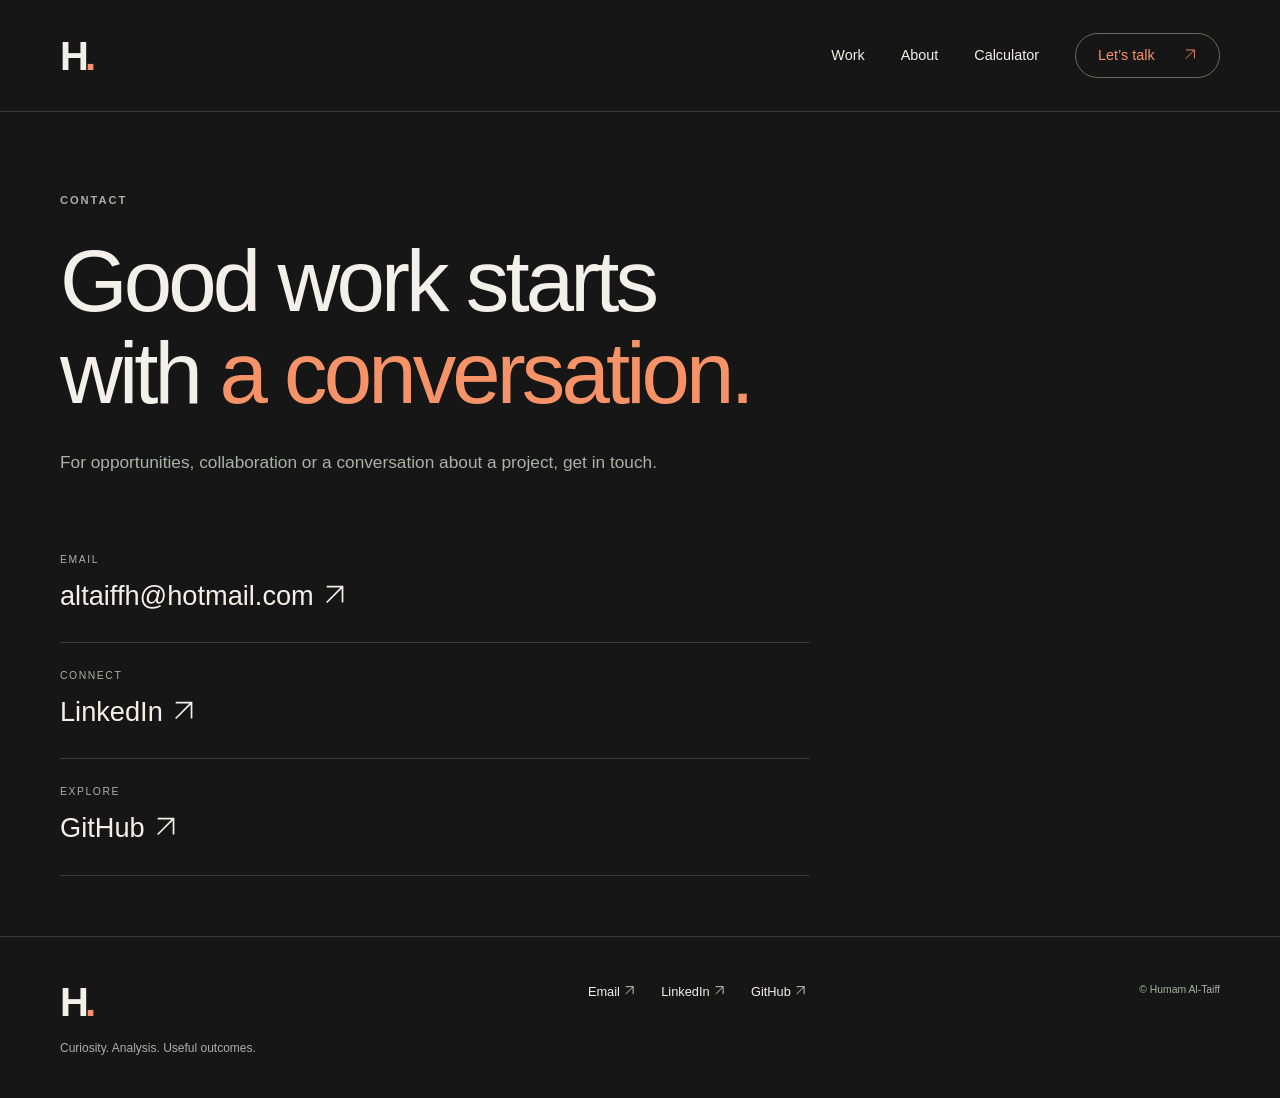
<file: Contact.html>
<!doctype html>
<html lang="en">
<head>
<meta charset="utf-8">
<meta name="viewport" content="width=device-width, initial-scale=1">
<meta name="description" content="Get in touch — Humam Al-Taiff’s data science portfolio.">
<meta name="theme-color" content="#151615">
<title>Get in touch | Humam Al-Taiff</title>
<link rel="stylesheet" href="assets/site.css">
</head>
<body>
<a class="skip" href="#main">Skip to content</a>
<header class="site-header">
<a class="brand" href="index.html" aria-label="Humam Al-Taiff home">H<span>.</span>
</a>
<nav aria-label="Main navigation">
<a href="Project.html">Work</a>
<a href="About Page.html">About</a>
<a href="Black_Scholes Model.html">Calculator</a>
<a class="contact-link" href="Contact.html">Let’s talk <span aria-hidden="true">
<svg class="icon" viewBox="0 0 24 24" aria-hidden="true" focusable="false">
<path d="M5 19 19 5M5 5h14v14" fill="none" stroke="currentColor" stroke-width="1.5"/>
</svg>
</span>
</a>
</nav>
</header>
<main id="main">
<section class="page-intro">
<p class="eyebrow">CONTACT</p>
<h1>Good work starts<br>with <em>a conversation.</em>
</h1>
<p>For opportunities, collaboration or a conversation about a project, get in touch.</p>
<div class="contact-options">
<a href="mailto:altaiffh@hotmail.com">
<small>EMAIL</small>altaiffh@hotmail.com <svg class="icon" viewBox="0 0 24 24" aria-hidden="true" focusable="false">
<path d="M5 19 19 5M5 5h14v14" fill="none" stroke="currentColor" stroke-width="1.5"/>
</svg>
</a>
<a href="https://www.linkedin.com/in/humam-al-taiff-bb3a87273/">
<small>CONNECT</small>LinkedIn <svg class="icon" viewBox="0 0 24 24" aria-hidden="true" focusable="false">
<path d="M5 19 19 5M5 5h14v14" fill="none" stroke="currentColor" stroke-width="1.5"/>
</svg>
</a>
<a href="https://github.com/Hugh-Ireson">
<small>EXPLORE</small>GitHub <svg class="icon" viewBox="0 0 24 24" aria-hidden="true" focusable="false">
<path d="M5 19 19 5M5 5h14v14" fill="none" stroke="currentColor" stroke-width="1.5"/>
</svg>
</a>
</div>
</section>
</main>
<footer>
<div>
<a class="brand" href="index.html">H<span>.</span>
</a>
<p>Curiosity. Analysis. Useful outcomes.</p>
</div>
<div>
<a href="mailto:altaiffh@hotmail.com">Email <svg class="icon" viewBox="0 0 24 24" aria-hidden="true" focusable="false">
<path d="M5 19 19 5M5 5h14v14" fill="none" stroke="currentColor" stroke-width="1.5"/>
</svg>
</a>
<a href="https://www.linkedin.com/in/humam-al-taiff-bb3a87273/">LinkedIn <svg class="icon" viewBox="0 0 24 24" aria-hidden="true" focusable="false">
<path d="M5 19 19 5M5 5h14v14" fill="none" stroke="currentColor" stroke-width="1.5"/>
</svg>
</a>
<a href="https://github.com/Hugh-Ireson">GitHub <svg class="icon" viewBox="0 0 24 24" aria-hidden="true" focusable="false">
<path d="M5 19 19 5M5 5h14v14" fill="none" stroke="currentColor" stroke-width="1.5"/>
</svg>
</a>
</div>
<small>© Humam Al-Taiff</small>
</footer>
<script src="assets/site.js" defer>
</script>
</body>
</html>
</file>
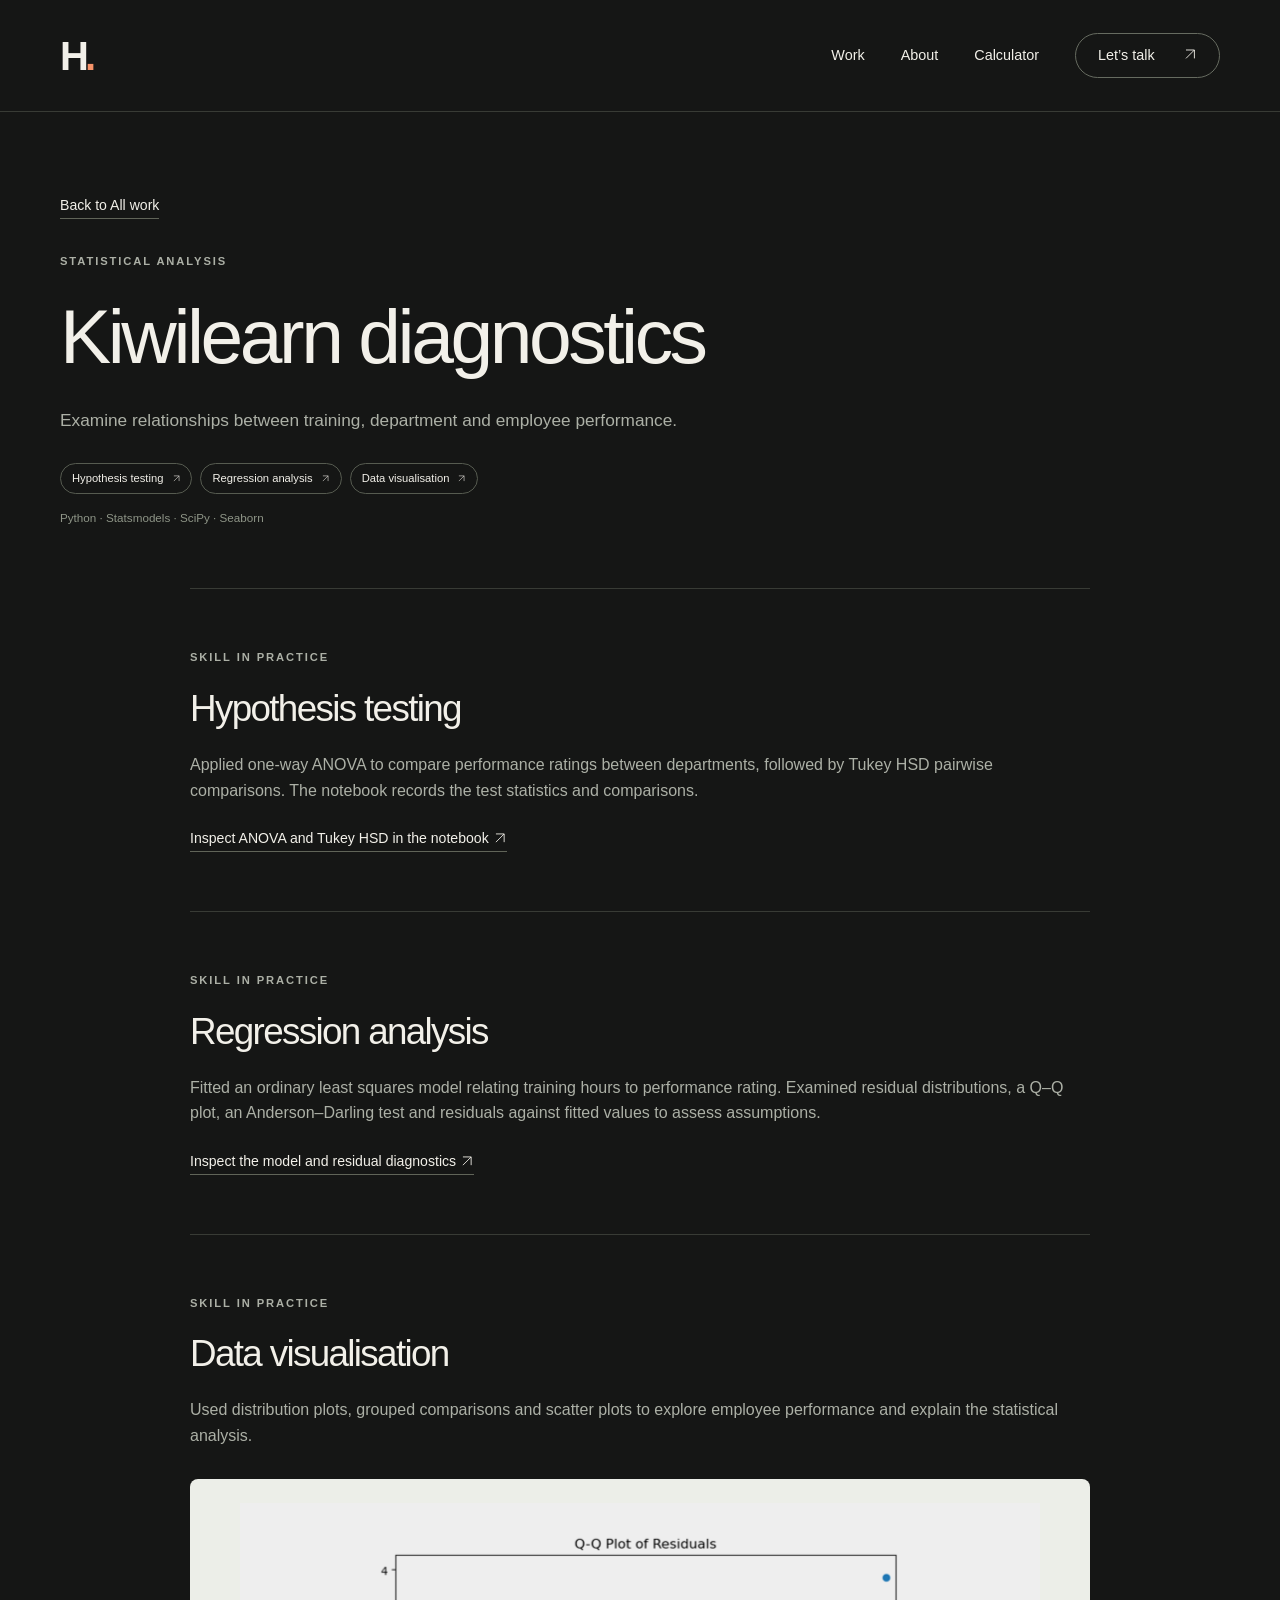
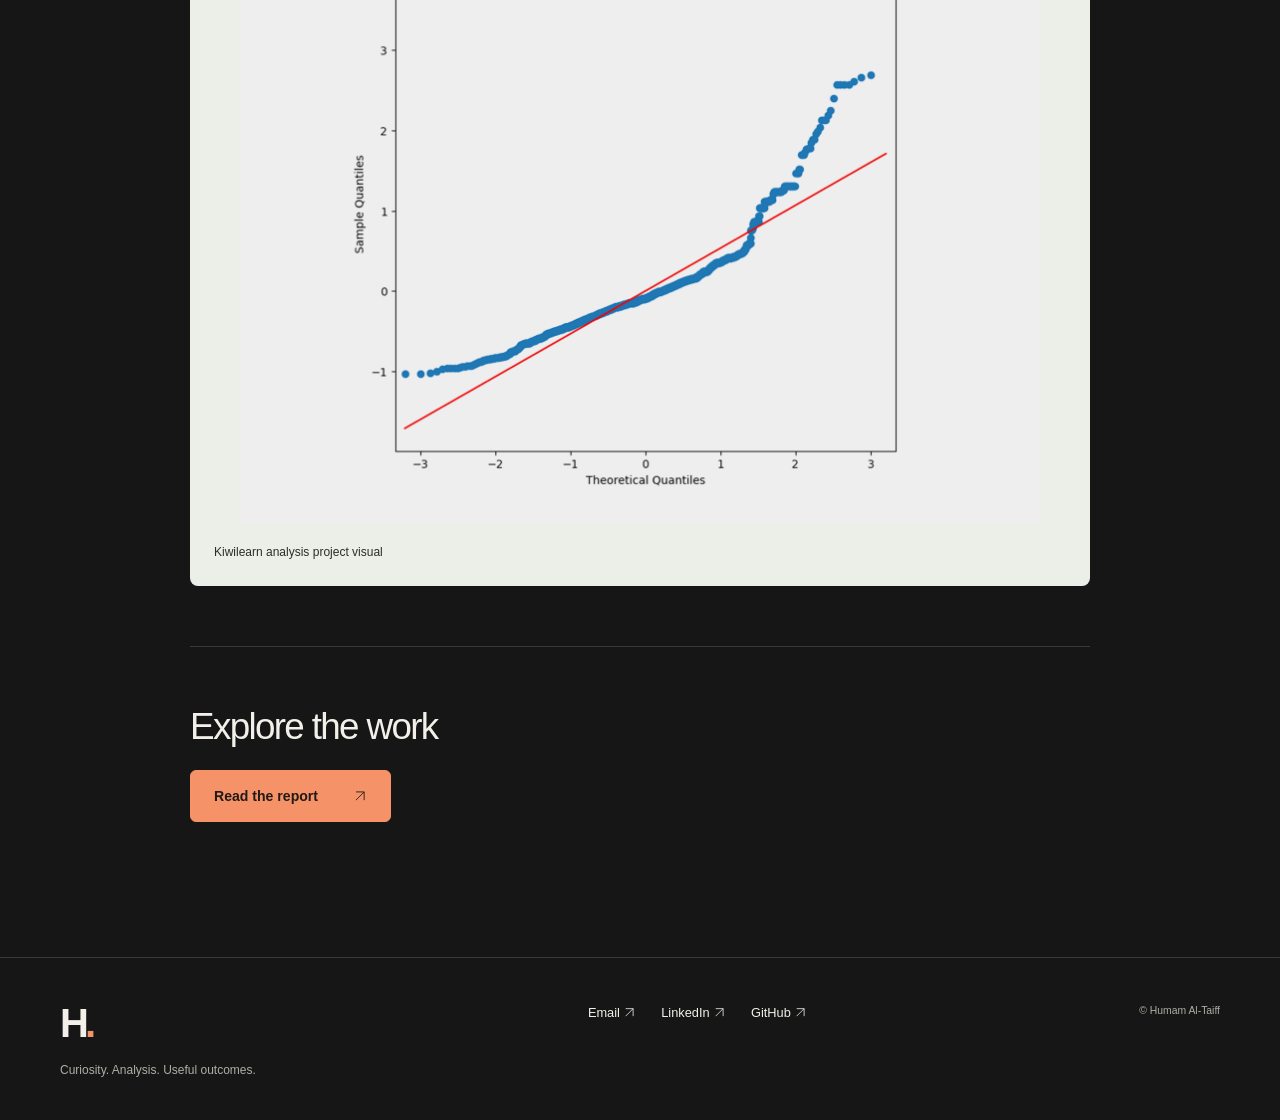
<file: Kiwilearn Diagnostics.html>
<!doctype html>
<html lang="en">
<head>
<meta charset="utf-8">
<meta name="viewport" content="width=device-width, initial-scale=1">
<meta name="description" content="Kiwilearn diagnostics — Humam Al-Taiff’s data science portfolio.">
<meta name="theme-color" content="#151615">
<title>Kiwilearn diagnostics | Humam Al-Taiff</title>
<link rel="stylesheet" href="assets/site.css">
</head>
<body>
<a class="skip" href="#main">Skip to content</a>
<header class="site-header">
<a class="brand" href="index.html" aria-label="Humam Al-Taiff home">H<span>.</span>
</a>
<nav aria-label="Main navigation">
<a href="Project.html">Work</a>
<a href="About Page.html">About</a>
<a href="Black_Scholes Model.html">Calculator</a>
<a class="contact-link" href="Contact.html">Let’s talk <span aria-hidden="true">
<svg class="icon" viewBox="0 0 24 24" aria-hidden="true" focusable="false">
<path d="M5 19 19 5M5 5h14v14" fill="none" stroke="currentColor" stroke-width="1.5"/>
</svg>
</span>
</a>
</nav>
</header>
<main id="main">
<section class="page-intro project-intro">
<a class="text-link" href="Project.html">Back to All work</a>
<p class="eyebrow">STATISTICAL ANALYSIS</p>
<h1>Kiwilearn diagnostics</h1>
<p>Examine relationships between training, department and employee performance.</p>
<div class="tags">
<a href="Kiwilearn Diagnostics.html#hypothesis-testing">Hypothesis testing <span aria-hidden="true">
<svg class="icon" viewBox="0 0 24 24" aria-hidden="true" focusable="false">
<path d="M5 19 19 5M5 5h14v14" fill="none" stroke="currentColor" stroke-width="1.5"/>
</svg>
</span>
</a>
<a href="Kiwilearn Diagnostics.html#regression-analysis">Regression analysis <span aria-hidden="true">
<svg class="icon" viewBox="0 0 24 24" aria-hidden="true" focusable="false">
<path d="M5 19 19 5M5 5h14v14" fill="none" stroke="currentColor" stroke-width="1.5"/>
</svg>
</span>
</a>
<a href="Kiwilearn Diagnostics.html#data-visualisation">Data visualisation <span aria-hidden="true">
<svg class="icon" viewBox="0 0 24 24" aria-hidden="true" focusable="false">
<path d="M5 19 19 5M5 5h14v14" fill="none" stroke="currentColor" stroke-width="1.5"/>
</svg>
</span>
</a>
</div>
<p class="tools">Python · Statsmodels · SciPy · Seaborn</p>
</section>
<div class="case-study">
<section class="evidence" id="hypothesis-testing" tabindex="-1">
<p class="eyebrow">SKILL IN PRACTICE</p>
<h2>Hypothesis testing</h2>
<p>Applied one-way ANOVA to compare performance ratings between departments, followed by Tukey HSD pairwise comparisons. The notebook records the test statistics and comparisons.</p>
<a class="text-link" href="https://github.com/Hugh-Ireson/Hugh-Ireson.github.io/blob/main/Projects/Kiwilearn_Report/Kiwilearn_Code.ipynb">Inspect ANOVA and Tukey HSD in the notebook <svg class="icon" viewBox="0 0 24 24" aria-hidden="true" focusable="false">
<path d="M5 19 19 5M5 5h14v14" fill="none" stroke="currentColor" stroke-width="1.5"/>
</svg>
</a>
</section>
<section class="evidence" id="regression-analysis" tabindex="-1">
<p class="eyebrow">SKILL IN PRACTICE</p>
<h2>Regression analysis</h2>
<p>Fitted an ordinary least squares model relating training hours to performance rating. Examined residual distributions, a Q–Q plot, an Anderson–Darling test and residuals against fitted values to assess assumptions.</p>
<a class="text-link" href="https://github.com/Hugh-Ireson/Hugh-Ireson.github.io/blob/main/Projects/Kiwilearn_Report/Kiwilearn_Code.ipynb">Inspect the model and residual diagnostics <svg class="icon" viewBox="0 0 24 24" aria-hidden="true" focusable="false">
<path d="M5 19 19 5M5 5h14v14" fill="none" stroke="currentColor" stroke-width="1.5"/>
</svg>
</a>
</section>
<section class="evidence" id="data-visualisation" tabindex="-1">
<p class="eyebrow">SKILL IN PRACTICE</p>
<h2>Data visualisation</h2>
<p>Used distribution plots, grouped comparisons and scatter plots to explore employee performance and explain the statistical analysis.</p>
<figure class="evidence-figure">
<img loading="lazy" src="imgs/Kiwilearn-thumbnail.png" alt="Kiwilearn analysis project visual">
<figcaption>Kiwilearn analysis project visual</figcaption>
</figure>
</section>
<section class="evidence">
<h2>Explore the work</h2>
<a class="button" href="Projects/Kiwilearn_Report/20121076_23216497_Assessment_2_S2_2024_ (1).pdf">Read the report <svg class="icon" viewBox="0 0 24 24" aria-hidden="true" focusable="false">
<path d="M5 19 19 5M5 5h14v14" fill="none" stroke="currentColor" stroke-width="1.5"/>
</svg>
</a>
</section>
</div>
</main>
<footer>
<div>
<a class="brand" href="index.html">H<span>.</span>
</a>
<p>Curiosity. Analysis. Useful outcomes.</p>
</div>
<div>
<a href="mailto:altaiffh@hotmail.com">Email <svg class="icon" viewBox="0 0 24 24" aria-hidden="true" focusable="false">
<path d="M5 19 19 5M5 5h14v14" fill="none" stroke="currentColor" stroke-width="1.5"/>
</svg>
</a>
<a href="https://www.linkedin.com/in/humam-al-taiff-bb3a87273/">LinkedIn <svg class="icon" viewBox="0 0 24 24" aria-hidden="true" focusable="false">
<path d="M5 19 19 5M5 5h14v14" fill="none" stroke="currentColor" stroke-width="1.5"/>
</svg>
</a>
<a href="https://github.com/Hugh-Ireson">GitHub <svg class="icon" viewBox="0 0 24 24" aria-hidden="true" focusable="false">
<path d="M5 19 19 5M5 5h14v14" fill="none" stroke="currentColor" stroke-width="1.5"/>
</svg>
</a>
</div>
<small>© Humam Al-Taiff</small>
</footer>
<script src="assets/site.js" defer>
</script>
</body>
</html>
</file>
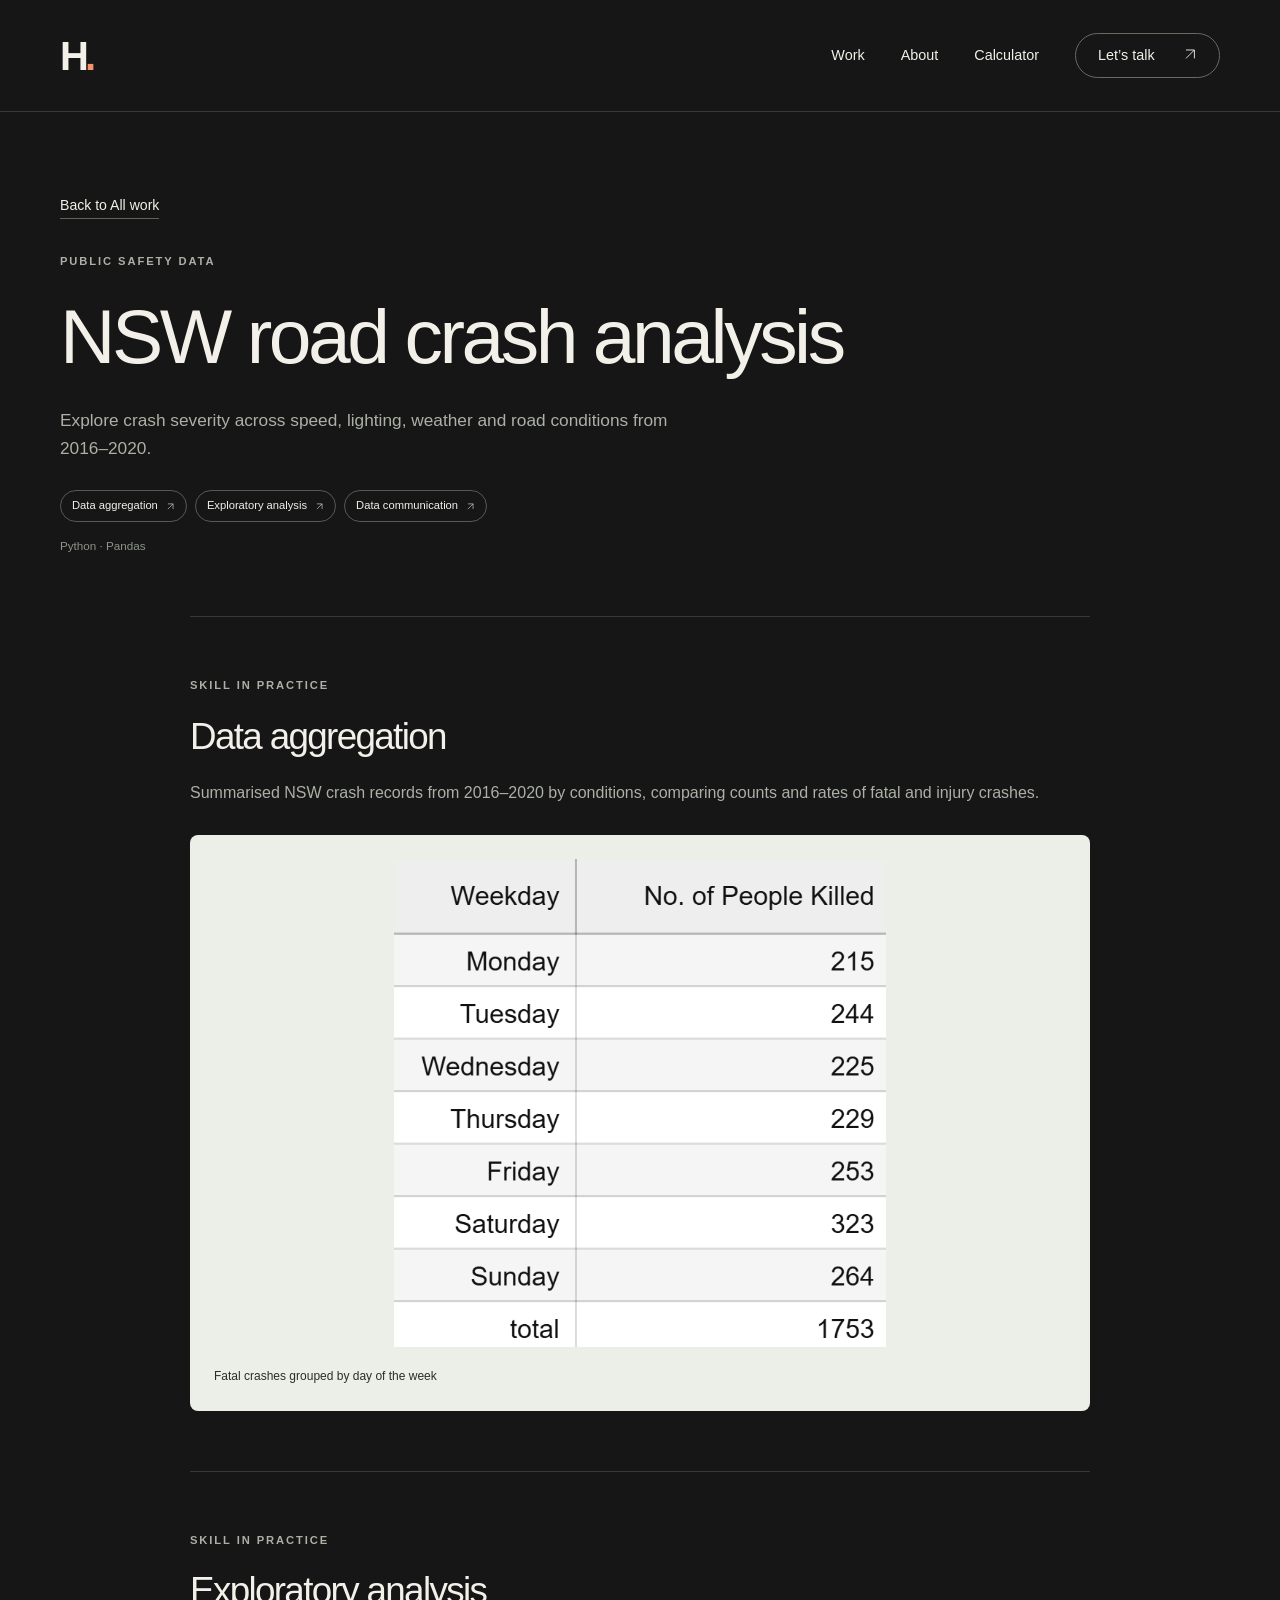
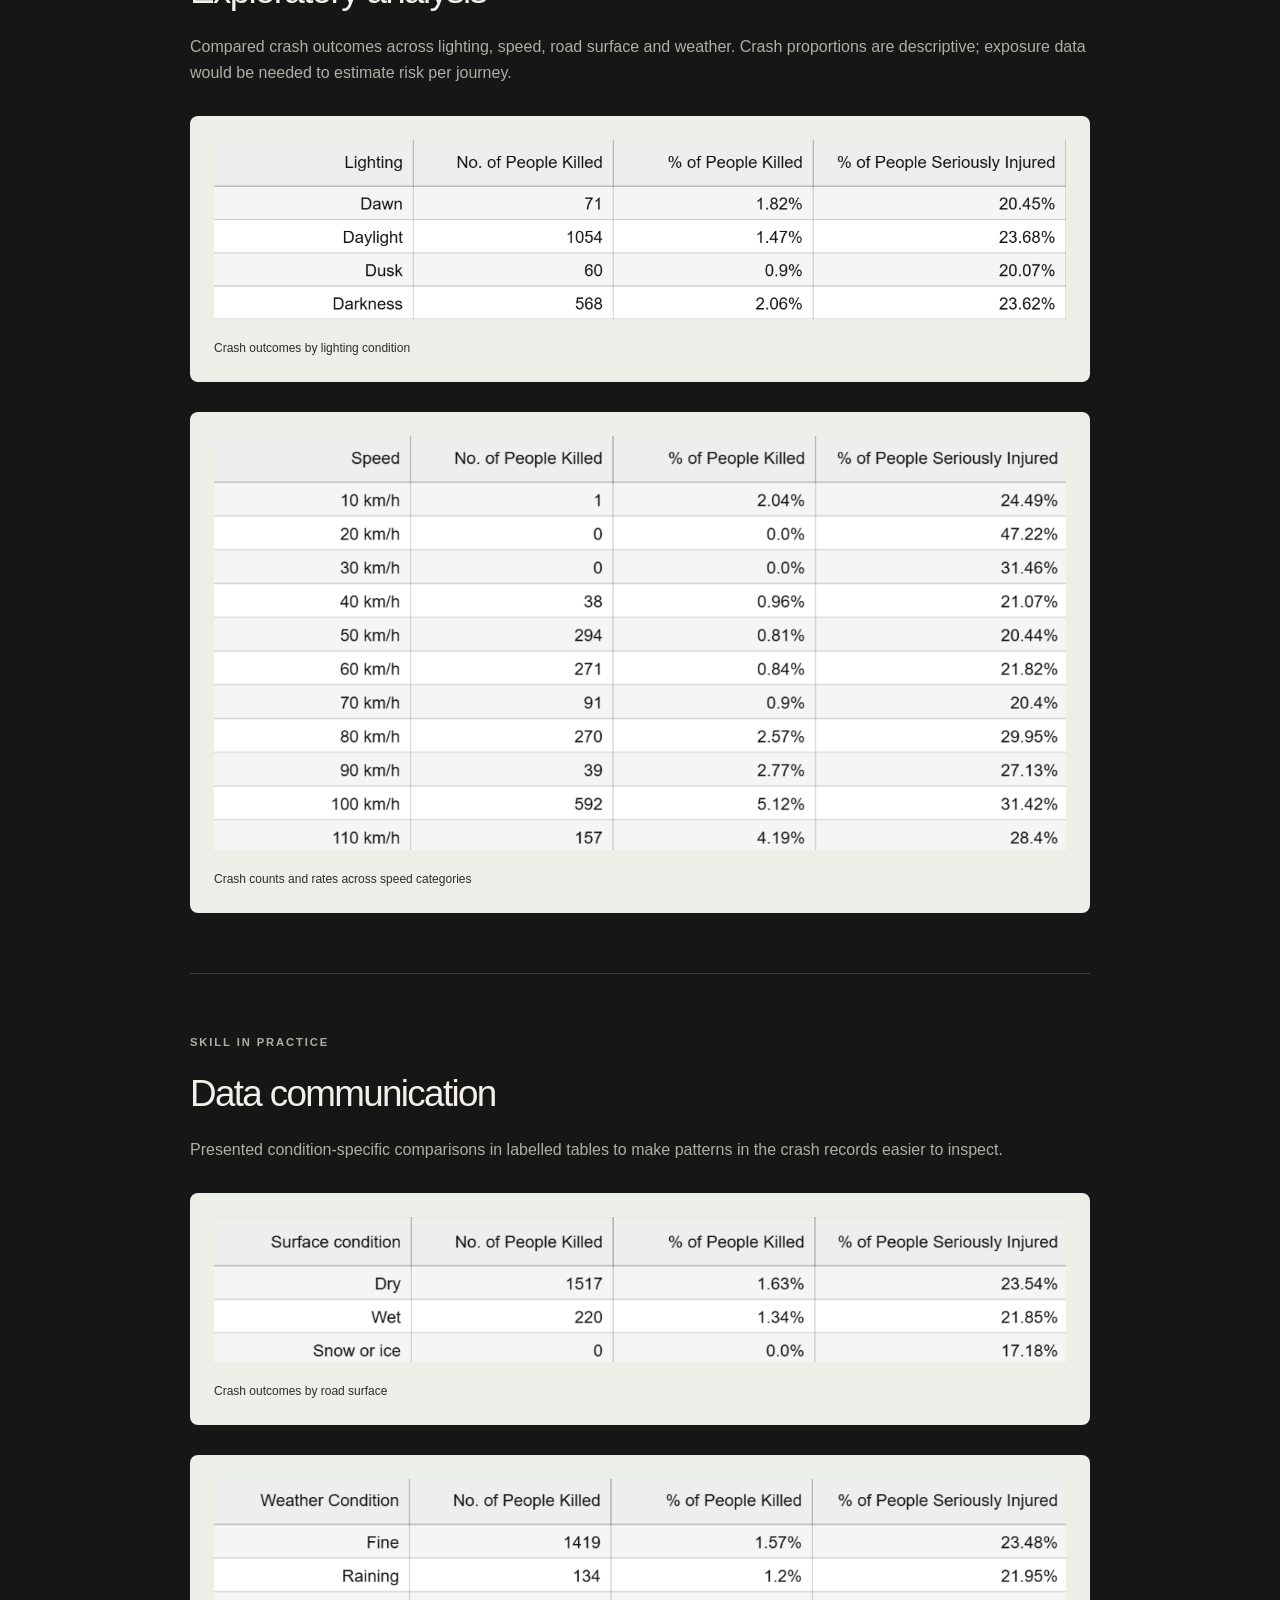
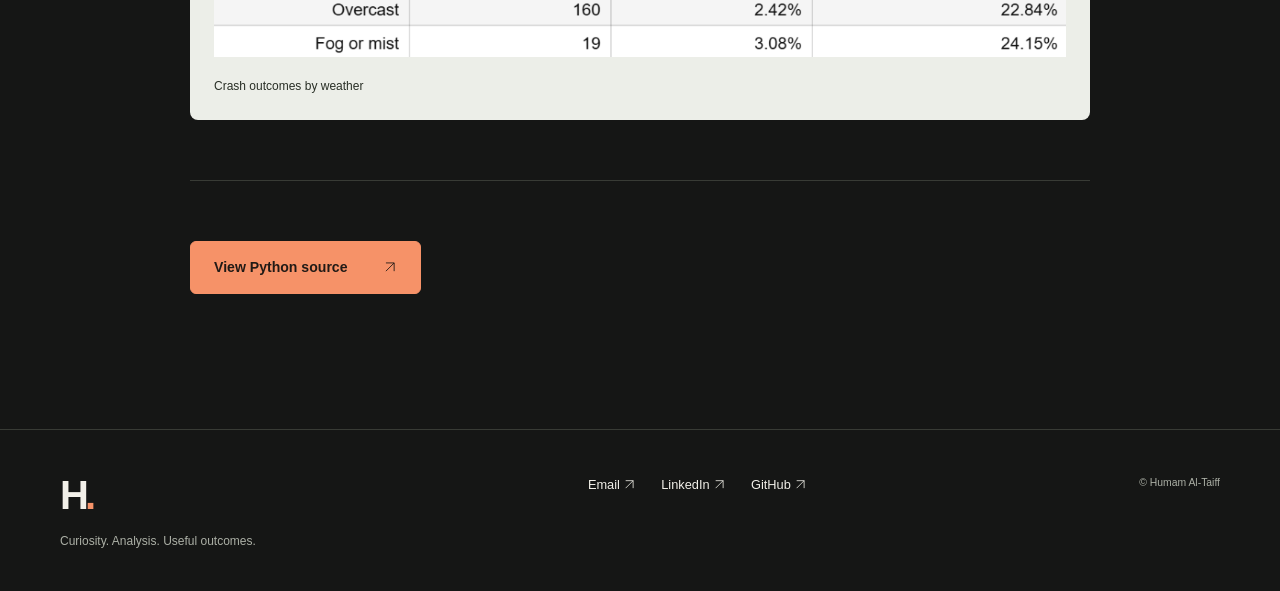
<file: NSW Road Crash Report.html>
<!doctype html>
<html lang="en">
<head>
<meta charset="utf-8">
<meta name="viewport" content="width=device-width, initial-scale=1">
<meta name="description" content="NSW road crash analysis — Humam Al-Taiff’s data science portfolio.">
<meta name="theme-color" content="#151615">
<title>NSW road crash analysis | Humam Al-Taiff</title>
<link rel="stylesheet" href="assets/site.css">
</head>
<body>
<a class="skip" href="#main">Skip to content</a>
<header class="site-header">
<a class="brand" href="index.html" aria-label="Humam Al-Taiff home">H<span>.</span>
</a>
<nav aria-label="Main navigation">
<a href="Project.html">Work</a>
<a href="About Page.html">About</a>
<a href="Black_Scholes Model.html">Calculator</a>
<a class="contact-link" href="Contact.html">Let’s talk <span aria-hidden="true">
<svg class="icon" viewBox="0 0 24 24" aria-hidden="true" focusable="false">
<path d="M5 19 19 5M5 5h14v14" fill="none" stroke="currentColor" stroke-width="1.5"/>
</svg>
</span>
</a>
</nav>
</header>
<main id="main">
<section class="page-intro project-intro">
<a class="text-link" href="Project.html">Back to All work</a>
<p class="eyebrow">PUBLIC SAFETY DATA</p>
<h1>NSW road crash analysis</h1>
<p>Explore crash severity across speed, lighting, weather and road conditions from 2016–2020.</p>
<div class="tags">
<a href="NSW Road Crash Report.html#data-aggregation">Data aggregation <span aria-hidden="true">
<svg class="icon" viewBox="0 0 24 24" aria-hidden="true" focusable="false">
<path d="M5 19 19 5M5 5h14v14" fill="none" stroke="currentColor" stroke-width="1.5"/>
</svg>
</span>
</a>
<a href="NSW Road Crash Report.html#exploratory-analysis">Exploratory analysis <span aria-hidden="true">
<svg class="icon" viewBox="0 0 24 24" aria-hidden="true" focusable="false">
<path d="M5 19 19 5M5 5h14v14" fill="none" stroke="currentColor" stroke-width="1.5"/>
</svg>
</span>
</a>
<a href="NSW Road Crash Report.html#data-communication">Data communication <span aria-hidden="true">
<svg class="icon" viewBox="0 0 24 24" aria-hidden="true" focusable="false">
<path d="M5 19 19 5M5 5h14v14" fill="none" stroke="currentColor" stroke-width="1.5"/>
</svg>
</span>
</a>
</div>
<p class="tools">Python · Pandas</p>
</section>
<div class="case-study">
<section class="evidence" id="data-aggregation" tabindex="-1">
<p class="eyebrow">SKILL IN PRACTICE</p>
<h2>Data aggregation</h2>
<p>Summarised NSW crash records from 2016–2020 by conditions, comparing counts and rates of fatal and injury crashes.</p>
<figure class="evidence-figure">
<img loading="lazy" src="imgs/Days and crashes table.png" alt="Fatal crashes grouped by day of the week">
<figcaption>Fatal crashes grouped by day of the week</figcaption>
</figure>
</section>
<section class="evidence" id="exploratory-analysis" tabindex="-1">
<p class="eyebrow">SKILL IN PRACTICE</p>
<h2>Exploratory analysis</h2>
<p>Compared crash outcomes across lighting, speed, road surface and weather. Crash proportions are descriptive; exposure data would be needed to estimate risk per journey.</p>
<figure class="evidence-figure">
<img loading="lazy" src="imgs/Lighting and crashes table.png" alt="Crash outcomes by lighting condition">
<figcaption>Crash outcomes by lighting condition</figcaption>
</figure>
<figure class="evidence-figure">
<img loading="lazy" src="imgs/Speeds and crashes.png" alt="Crash counts and rates across speed categories">
<figcaption>Crash counts and rates across speed categories</figcaption>
</figure>
</section>
<section class="evidence" id="data-communication" tabindex="-1">
<p class="eyebrow">SKILL IN PRACTICE</p>
<h2>Data communication</h2>
<p>Presented condition-specific comparisons in labelled tables to make patterns in the crash records easier to inspect.</p>
<figure class="evidence-figure">
<img loading="lazy" src="imgs/Surface conditions table.png" alt="Crash outcomes by road surface">
<figcaption>Crash outcomes by road surface</figcaption>
</figure>
<figure class="evidence-figure">
<img loading="lazy" src="imgs/Weather conditions table.png" alt="Crash outcomes by weather">
<figcaption>Crash outcomes by weather</figcaption>
</figure>
</section>
<section class="evidence">
<a class="button" href="https://github.com/Hugh-Ireson/Hugh-Ireson.github.io/blob/main/Projects/NSW_Crash_Report/Refined_NSW_Crash_Data.py">View Python source <svg class="icon" viewBox="0 0 24 24" aria-hidden="true" focusable="false">
<path d="M5 19 19 5M5 5h14v14" fill="none" stroke="currentColor" stroke-width="1.5"/>
</svg>
</a>
</section>
</div>
</main>
<footer>
<div>
<a class="brand" href="index.html">H<span>.</span>
</a>
<p>Curiosity. Analysis. Useful outcomes.</p>
</div>
<div>
<a href="mailto:altaiffh@hotmail.com">Email <svg class="icon" viewBox="0 0 24 24" aria-hidden="true" focusable="false">
<path d="M5 19 19 5M5 5h14v14" fill="none" stroke="currentColor" stroke-width="1.5"/>
</svg>
</a>
<a href="https://www.linkedin.com/in/humam-al-taiff-bb3a87273/">LinkedIn <svg class="icon" viewBox="0 0 24 24" aria-hidden="true" focusable="false">
<path d="M5 19 19 5M5 5h14v14" fill="none" stroke="currentColor" stroke-width="1.5"/>
</svg>
</a>
<a href="https://github.com/Hugh-Ireson">GitHub <svg class="icon" viewBox="0 0 24 24" aria-hidden="true" focusable="false">
<path d="M5 19 19 5M5 5h14v14" fill="none" stroke="currentColor" stroke-width="1.5"/>
</svg>
</a>
</div>
<small>© Humam Al-Taiff</small>
</footer>
<script src="assets/site.js" defer>
</script>
</body>
</html>
</file>
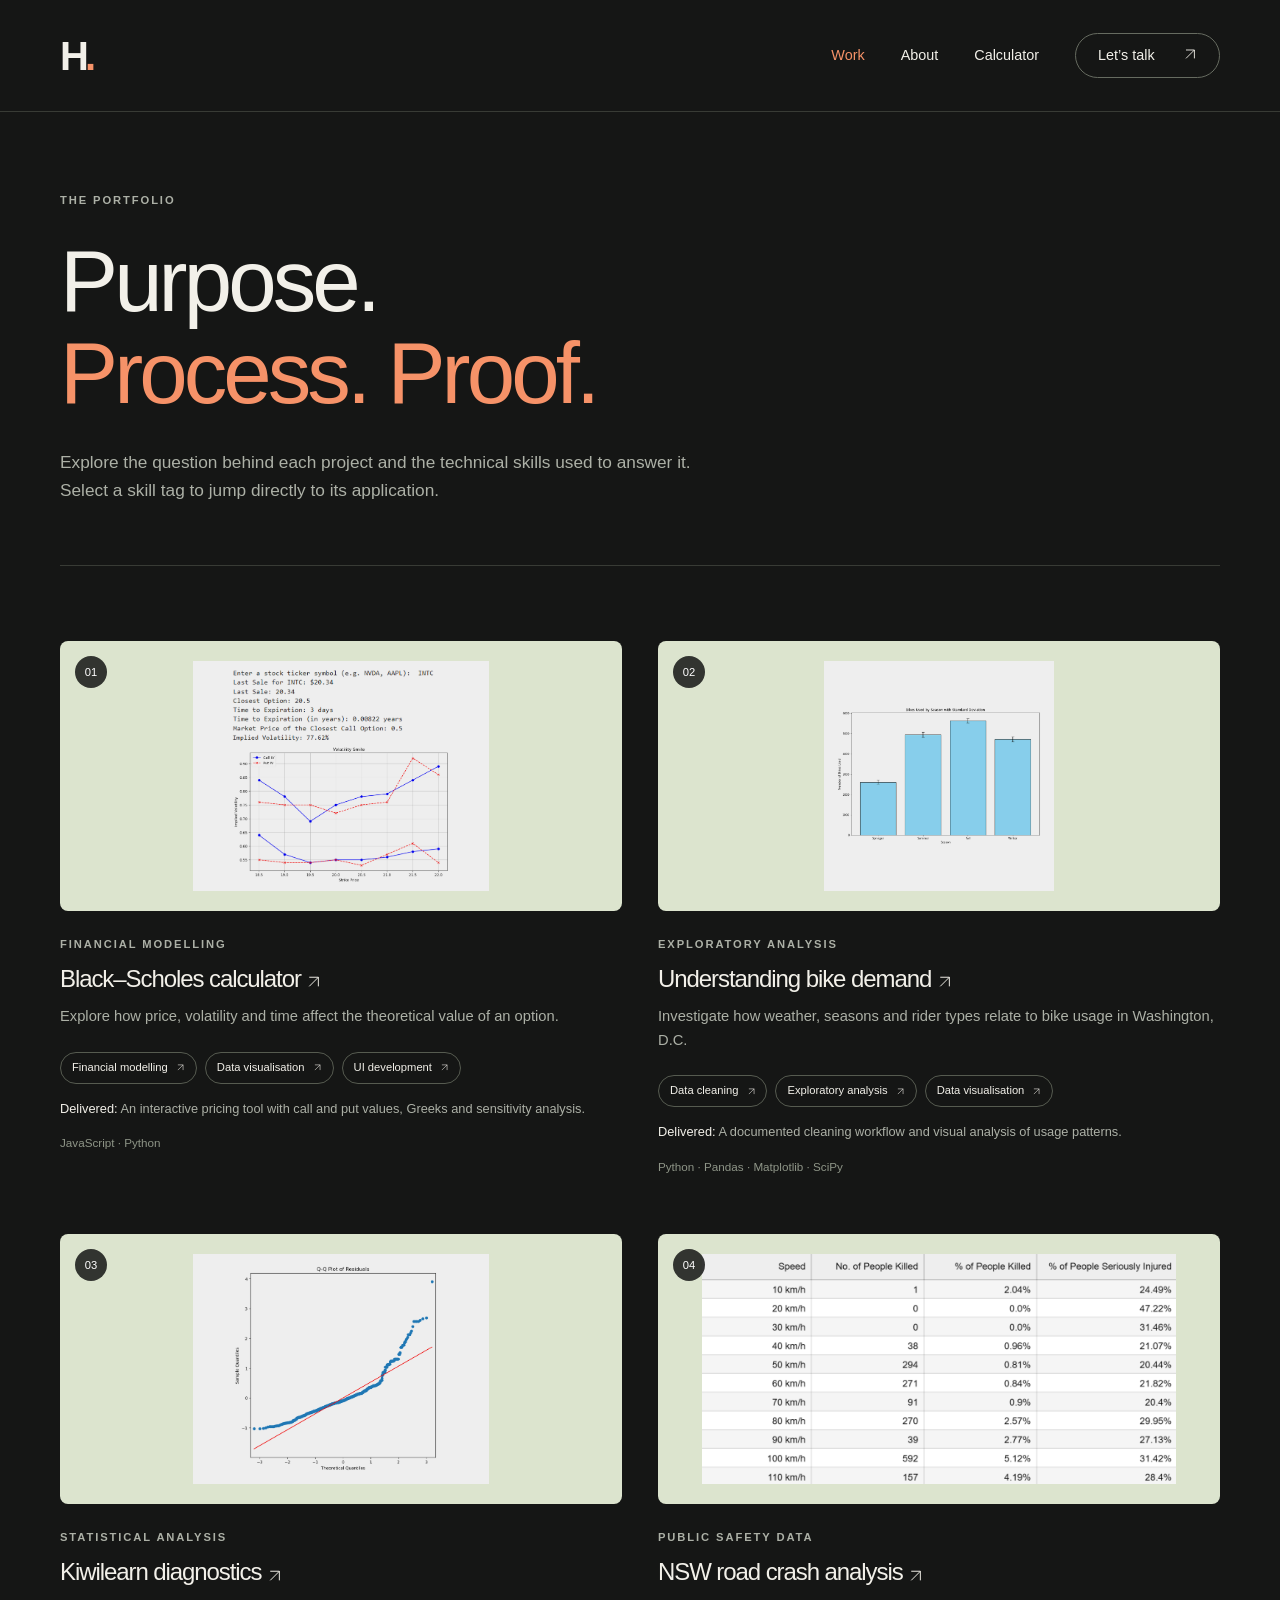
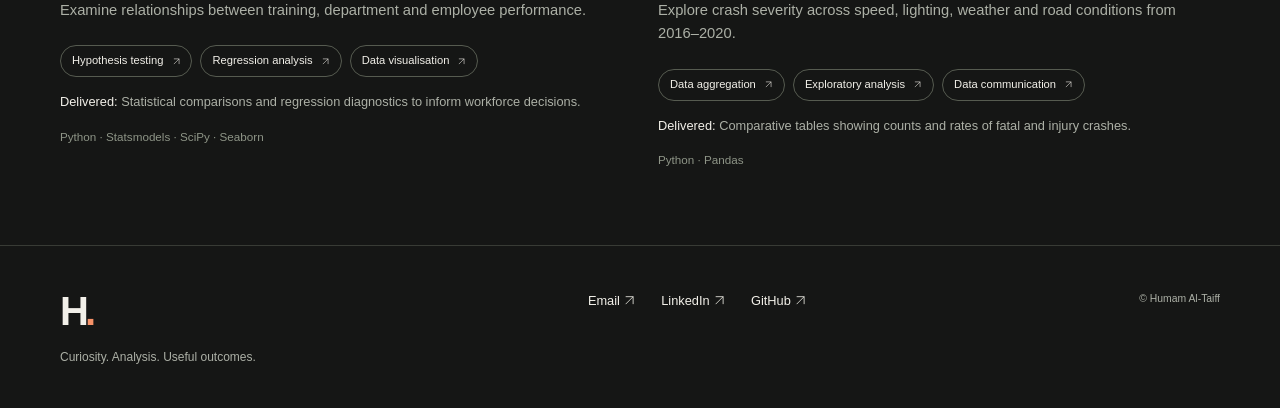
<file: Project.html>
<!doctype html>
<html lang="en">
<head>
<meta charset="utf-8">
<meta name="viewport" content="width=device-width, initial-scale=1">
<meta name="description" content="Selected work — Humam Al-Taiff’s data science portfolio.">
<meta name="theme-color" content="#151615">
<title>Selected work | Humam Al-Taiff</title>
<link rel="stylesheet" href="assets/site.css">
</head>
<body>
<a class="skip" href="#main">Skip to content</a>
<header class="site-header">
<a class="brand" href="index.html" aria-label="Humam Al-Taiff home">H<span>.</span>
</a>
<nav aria-label="Main navigation">
<a href="Project.html">Work</a>
<a href="About Page.html">About</a>
<a href="Black_Scholes Model.html">Calculator</a>
<a class="contact-link" href="Contact.html">Let’s talk <span aria-hidden="true">
<svg class="icon" viewBox="0 0 24 24" aria-hidden="true" focusable="false">
<path d="M5 19 19 5M5 5h14v14" fill="none" stroke="currentColor" stroke-width="1.5"/>
</svg>
</span>
</a>
</nav>
</header>
<main id="main">
<section class="page-intro">
<p class="eyebrow">THE PORTFOLIO</p>
<h1>Purpose.<br>
<em>Process. Proof.</em>
</h1>
<p>Explore the question behind each project and the technical skills used to answer it. Select a skill tag to jump directly to its application.</p>
</section>
<section class="section">
<div class="project-grid">
<article class="project-card">
<a class="project-image" href="Black_Scholes Model.html">
<img src="imgs/BSM thumbnail.png" alt="Black–Scholes calculator project visual" loading="lazy">
<span class="project-number">01</span>
</a>
<div class="project-copy">
<p class="eyebrow">FINANCIAL MODELLING</p>
<h3>
<a href="Black_Scholes Model.html">Black–Scholes calculator <svg class="icon" viewBox="0 0 24 24" aria-hidden="true" focusable="false">
<path d="M5 19 19 5M5 5h14v14" fill="none" stroke="currentColor" stroke-width="1.5"/>
</svg>
</a>
</h3>
<p>Explore how price, volatility and time affect the theoretical value of an option.</p>
<div class="tags">
<a href="Black_Scholes Model.html#financial-modelling">Financial modelling <span aria-hidden="true">
<svg class="icon" viewBox="0 0 24 24" aria-hidden="true" focusable="false">
<path d="M5 19 19 5M5 5h14v14" fill="none" stroke="currentColor" stroke-width="1.5"/>
</svg>
</span>
</a>
<a href="Black_Scholes Model.html#data-visualisation">Data visualisation <span aria-hidden="true">
<svg class="icon" viewBox="0 0 24 24" aria-hidden="true" focusable="false">
<path d="M5 19 19 5M5 5h14v14" fill="none" stroke="currentColor" stroke-width="1.5"/>
</svg>
</span>
</a>
<a href="Black_Scholes Model.html#ui-development">UI development <span aria-hidden="true">
<svg class="icon" viewBox="0 0 24 24" aria-hidden="true" focusable="false">
<path d="M5 19 19 5M5 5h14v14" fill="none" stroke="currentColor" stroke-width="1.5"/>
</svg>
</span>
</a>
</div>
<p class="project-result"><strong>Delivered:</strong> An interactive pricing tool with call and put values, Greeks and sensitivity analysis.</p>
<p class="tools">JavaScript · Python</p>
</div>
</article>
<article class="project-card">
<a class="project-image" href="Bike Sharing Dataset.html">
<img src="imgs/Bike Sharing Dataset Diagnostics-Fitted.png" alt="Understanding bike demand project visual" loading="lazy">
<span class="project-number">02</span>
</a>
<div class="project-copy">
<p class="eyebrow">EXPLORATORY ANALYSIS</p>
<h3>
<a href="Bike Sharing Dataset.html">Understanding bike demand <svg class="icon" viewBox="0 0 24 24" aria-hidden="true" focusable="false">
<path d="M5 19 19 5M5 5h14v14" fill="none" stroke="currentColor" stroke-width="1.5"/>
</svg>
</a>
</h3>
<p>Investigate how weather, seasons and rider types relate to bike usage in Washington, D.C.</p>
<div class="tags">
<a href="Bike Sharing Dataset.html#data-cleaning">Data cleaning <span aria-hidden="true">
<svg class="icon" viewBox="0 0 24 24" aria-hidden="true" focusable="false">
<path d="M5 19 19 5M5 5h14v14" fill="none" stroke="currentColor" stroke-width="1.5"/>
</svg>
</span>
</a>
<a href="Bike Sharing Dataset.html#exploratory-analysis">Exploratory analysis <span aria-hidden="true">
<svg class="icon" viewBox="0 0 24 24" aria-hidden="true" focusable="false">
<path d="M5 19 19 5M5 5h14v14" fill="none" stroke="currentColor" stroke-width="1.5"/>
</svg>
</span>
</a>
<a href="Bike Sharing Dataset.html#data-visualisation">Data visualisation <span aria-hidden="true">
<svg class="icon" viewBox="0 0 24 24" aria-hidden="true" focusable="false">
<path d="M5 19 19 5M5 5h14v14" fill="none" stroke="currentColor" stroke-width="1.5"/>
</svg>
</span>
</a>
</div>
<p class="project-result"><strong>Delivered:</strong> A documented cleaning workflow and visual analysis of usage patterns.</p>
<p class="tools">Python · Pandas · Matplotlib · SciPy</p>
</div>
</article>
<article class="project-card">
<a class="project-image" href="Kiwilearn Diagnostics.html">
<img src="imgs/Kiwilearn-thumbnail.png" alt="Kiwilearn diagnostics project visual" loading="lazy">
<span class="project-number">03</span>
</a>
<div class="project-copy">
<p class="eyebrow">STATISTICAL ANALYSIS</p>
<h3>
<a href="Kiwilearn Diagnostics.html">Kiwilearn diagnostics <svg class="icon" viewBox="0 0 24 24" aria-hidden="true" focusable="false">
<path d="M5 19 19 5M5 5h14v14" fill="none" stroke="currentColor" stroke-width="1.5"/>
</svg>
</a>
</h3>
<p>Examine relationships between training, department and employee performance.</p>
<div class="tags">
<a href="Kiwilearn Diagnostics.html#hypothesis-testing">Hypothesis testing <span aria-hidden="true">
<svg class="icon" viewBox="0 0 24 24" aria-hidden="true" focusable="false">
<path d="M5 19 19 5M5 5h14v14" fill="none" stroke="currentColor" stroke-width="1.5"/>
</svg>
</span>
</a>
<a href="Kiwilearn Diagnostics.html#regression-analysis">Regression analysis <span aria-hidden="true">
<svg class="icon" viewBox="0 0 24 24" aria-hidden="true" focusable="false">
<path d="M5 19 19 5M5 5h14v14" fill="none" stroke="currentColor" stroke-width="1.5"/>
</svg>
</span>
</a>
<a href="Kiwilearn Diagnostics.html#data-visualisation">Data visualisation <span aria-hidden="true">
<svg class="icon" viewBox="0 0 24 24" aria-hidden="true" focusable="false">
<path d="M5 19 19 5M5 5h14v14" fill="none" stroke="currentColor" stroke-width="1.5"/>
</svg>
</span>
</a>
</div>
<p class="project-result"><strong>Delivered:</strong> Statistical comparisons and regression diagnostics to inform workforce decisions.</p>
<p class="tools">Python · Statsmodels · SciPy · Seaborn</p>
</div>
</article>
<article class="project-card">
<a class="project-image" href="NSW Road Crash Report.html">
<img src="imgs/Speeds and crashes.png" alt="NSW road crash analysis project visual" loading="lazy">
<span class="project-number">04</span>
</a>
<div class="project-copy">
<p class="eyebrow">PUBLIC SAFETY DATA</p>
<h3>
<a href="NSW Road Crash Report.html">NSW road crash analysis <svg class="icon" viewBox="0 0 24 24" aria-hidden="true" focusable="false">
<path d="M5 19 19 5M5 5h14v14" fill="none" stroke="currentColor" stroke-width="1.5"/>
</svg>
</a>
</h3>
<p>Explore crash severity across speed, lighting, weather and road conditions from 2016–2020.</p>
<div class="tags">
<a href="NSW Road Crash Report.html#data-aggregation">Data aggregation <span aria-hidden="true">
<svg class="icon" viewBox="0 0 24 24" aria-hidden="true" focusable="false">
<path d="M5 19 19 5M5 5h14v14" fill="none" stroke="currentColor" stroke-width="1.5"/>
</svg>
</span>
</a>
<a href="NSW Road Crash Report.html#exploratory-analysis">Exploratory analysis <span aria-hidden="true">
<svg class="icon" viewBox="0 0 24 24" aria-hidden="true" focusable="false">
<path d="M5 19 19 5M5 5h14v14" fill="none" stroke="currentColor" stroke-width="1.5"/>
</svg>
</span>
</a>
<a href="NSW Road Crash Report.html#data-communication">Data communication <span aria-hidden="true">
<svg class="icon" viewBox="0 0 24 24" aria-hidden="true" focusable="false">
<path d="M5 19 19 5M5 5h14v14" fill="none" stroke="currentColor" stroke-width="1.5"/>
</svg>
</span>
</a>
</div>
<p class="project-result"><strong>Delivered:</strong> Comparative tables showing counts and rates of fatal and injury crashes.</p>
<p class="tools">Python · Pandas</p>
</div>
</article>
</div>
</section>
</main>
<footer>
<div>
<a class="brand" href="index.html">H<span>.</span>
</a>
<p>Curiosity. Analysis. Useful outcomes.</p>
</div>
<div>
<a href="mailto:altaiffh@hotmail.com">Email <svg class="icon" viewBox="0 0 24 24" aria-hidden="true" focusable="false">
<path d="M5 19 19 5M5 5h14v14" fill="none" stroke="currentColor" stroke-width="1.5"/>
</svg>
</a>
<a href="https://www.linkedin.com/in/humam-al-taiff-bb3a87273/">LinkedIn <svg class="icon" viewBox="0 0 24 24" aria-hidden="true" focusable="false">
<path d="M5 19 19 5M5 5h14v14" fill="none" stroke="currentColor" stroke-width="1.5"/>
</svg>
</a>
<a href="https://github.com/Hugh-Ireson">GitHub <svg class="icon" viewBox="0 0 24 24" aria-hidden="true" focusable="false">
<path d="M5 19 19 5M5 5h14v14" fill="none" stroke="currentColor" stroke-width="1.5"/>
</svg>
</a>
</div>
<small>© Humam Al-Taiff</small>
</footer>
<script src="assets/site.js" defer>
</script>
</body>
</html>
</file>
<file: assets/site.css>
:root{--bg:#151615;--surface:#1d1f1c;--text:#f2f0e9;--muted:#acb0a6;--line:#383b35;--accent:#f69268;--light:#dce4ce;font-family:Arial,Helvetica,sans-serif;color-scheme:dark}*{box-sizing:border-box}html{scroll-behavior:smooth;scroll-padding-top:35px}body{margin:0;background:var(--bg);color:var(--text);line-height:1.6}a{color:inherit;text-decoration:none}a:hover{color:var(--accent)}button,input{font:inherit}button,a,input,summary{ -webkit-tap-highlight-color:transparent}a:focus-visible,button:focus-visible,input:focus-visible,summary:focus-visible{outline:2px solid var(--accent);outline-offset:5px}img{max-width:100%;display:block}h1,h2,h3,p,figure{margin:0}h1,h2,h3{font-weight:500;line-height:1.06;letter-spacing:-.045em}h1{font-size:clamp(3rem,6.8vw,6.7rem)}h2{font-size:clamp(2rem,3.7vw,3.5rem)}h3{font-size:1.5rem}p{color:var(--muted)}em{font-style:normal;color:var(--accent)}.site-header,main,footer{max-width:1320px;margin:auto;padding-left:60px;padding-right:60px}.site-header{height:112px;display:flex;align-items:center;justify-content:space-between;border-bottom:1px solid var(--line)}.brand{font-size:2.5rem;font-weight:700;letter-spacing:-.1em;line-height:1}.brand span{color:var(--accent)}nav{display:flex;gap:36px;align-items:center;font-size:.9rem}nav a[aria-current=page]{color:var(--accent)}.contact-link{border:1px solid #666b60;border-radius:30px;padding:10px 22px}.contact-link span{margin-left:24px}.hero{display:grid;grid-template-columns:1.4fr 1fr;gap:70px;padding-top:78px;padding-bottom:90px;align-items:center}.eyebrow{font-size:.7rem;letter-spacing:.17em;font-weight:600;color:var(--muted);margin-bottom:24px}.dot{display:inline-block;width:7px;height:7px;border-radius:50%;background:var(--accent);margin-right:9px}.hero h1{margin-bottom:30px}.intro{font-size:1.1rem;max-width:540px;line-height:1.75}.actions{display:flex;align-items:center;gap:26px;flex-wrap:wrap;margin:32px 0}.button{display:inline-flex;justify-content:space-between;gap:35px;align-items:center;background:var(--accent);color:#211a16;border:1px solid var(--accent);border-radius:6px;padding:14px 23px;cursor:pointer;font-size:.88rem;font-weight:600}.button:hover{background:#ffac87;color:#151615}.text-link{font-size:.88rem;border-bottom:1px solid #606458;padding-bottom:5px}.hero-note{font-size:.7rem;margin-top:38px;max-width:400px}.portrait{position:relative;border-radius:160px 160px 12px 12px;overflow:hidden;background:#383c33;align-self:stretch;min-height:440px}.portrait img{height:100%;width:100%;object-fit:cover;object-position:center 30%;filter:saturate(.55)}.portrait figcaption{position:absolute;bottom:0;left:0;right:0;padding:26px;display:flex;justify-content:space-between;background:linear-gradient(transparent,#121710e8);color:white;font-size:.65rem;letter-spacing:.13em;padding-top:70px}.portrait figcaption>span:last-child{font-size:2rem}.section{padding:75px 0;border-top:1px solid var(--line)}.section-heading{display:flex;justify-content:space-between;align-items:end;gap:30px;margin-bottom:38px}.section-heading .eyebrow{margin-bottom:16px}.project-grid{display:grid;grid-template-columns:1fr 1fr;gap:58px 36px}.project-card{min-width:0}.project-image{height:270px;display:block;background:var(--light);position:relative;overflow:hidden;border-radius:8px}.project-image img{width:100%;height:100%;object-fit:contain;padding:20px;transition:transform .25s}.project-image:hover img{transform:scale(1.035)}.project-number{position:absolute;left:15px;top:15px;background:#151615d9;color:white;border-radius:50%;width:32px;height:32px;text-align:center;font-size:.7rem;line-height:32px}.project-copy{padding:25px 0 0}.project-copy .eyebrow{margin-bottom:12px}.project-copy h3{margin-bottom:14px}.project-copy>p:not(.eyebrow){font-size:.92rem}.tags{display:flex;gap:8px;flex-wrap:wrap;margin:23px 0 15px}.tags a{font-size:.7rem;border:1px solid #565b50;border-radius:30px;padding:6px 11px;transition:background .2s}.tags a:hover{background:var(--accent);color:#171813;border-color:var(--accent)}.tags span{margin-left:5px}.tools{font-size:.73rem!important;color:#8e9587}.statement{display:grid;grid-template-columns:1fr 2fr;gap:35px}.statement h2{line-height:1.25}.statement h2 span{color:var(--accent)}.statement>p:last-child{grid-column:2;max-width:510px}.contact-banner{padding:90px 0 100px}.contact-banner h2{margin-bottom:28px}footer{border-top:1px solid var(--line);padding-top:45px;padding-bottom:40px;display:flex;gap:35px;justify-content:space-between;align-items:start}footer p{font-size:.75rem;margin-top:16px}footer>div:nth-child(2){display:flex;gap:25px;font-size:.8rem}footer small{font-size:.65rem;color:var(--muted)}.page-intro{padding:80px 0 60px;max-width:950px}.page-intro h1{margin:25px 0 30px}.page-intro>p:not(.eyebrow){max-width:650px;font-size:1.08rem}.project-intro h1{font-size:clamp(2.8rem,6vw,5.4rem)}.project-intro>.eyebrow{margin-top:35px}.project-intro .tags{margin-top:28px}.case-study{max-width:900px;margin:0 auto 75px}.evidence{padding:60px 0;border-top:1px solid var(--line);scroll-margin-top:35px}.evidence:target{border-top-color:var(--accent)}.evidence h2{font-size:2.3rem;margin-bottom:24px}.evidence p{margin-bottom:22px}.evidence-figure{background:#eceee8;padding:24px;border-radius:8px;margin-top:30px;color:#292f26}.evidence-figure img{max-height:620px;object-fit:contain;margin:auto}.evidence-figure figcaption{font-size:.75rem;margin-top:20px}.prose{max-width:900px}.prose h2{margin-bottom:32px}.education{color:var(--muted);line-height:1.9}.education p{margin:20px 0}blockquote{margin:28px 0;padding-left:24px;border-left:2px solid var(--accent);font-size:1.15rem}cite{display:block;font-size:.8rem;font-style:normal;color:var(--muted);margin-top:18px}.about-hero h1{font-size:clamp(2.8rem,5vw,4.5rem)}.about-hero p{margin:24px 0}.skill-list{display:grid;grid-template-columns:1fr 1fr}.contact-options{margin-top:50px;display:grid;gap:0;max-width:750px}.contact-options a{display:block;padding:25px 0;border-bottom:1px solid var(--line);font-size:clamp(1rem,2.3vw,1.7rem)}.contact-options small{display:block;font-size:.65rem;letter-spacing:.15em;color:var(--muted);margin-bottom:5px}.calculator-section{padding-bottom:70px}.calculator-section h2{font-size:2rem;letter-spacing:-.03em}.badge{font-size:.65rem;border:1px solid #66705b;padding:7px 13px;border-radius:30px;white-space:nowrap;color:var(--light)}.calculator{display:grid;grid-template-columns:1fr 1.1fr;border:1px solid var(--line);border-radius:12px;overflow:hidden}.calculator form{padding:30px;background:var(--surface)}.form-heading{display:flex;justify-content:space-between;align-items:center;margin-bottom:15px}.form-heading h3{font-size:1.3rem}.reset{border:0;background:none;color:var(--accent);cursor:pointer;font-size:.8rem;padding:8px}.muted{font-size:.75rem;line-height:1.7}.input-grid{display:grid;grid-template-columns:1fr 1fr;gap:18px;margin:27px 0}.input-grid label{font-size:.76rem;color:#d3d6ce}.input-grid input{width:100%;min-width:0;display:block;margin-top:7px;padding:11px 12px;background:#121411;border:1px solid #555c4e;border-radius:5px;color:var(--text)}.calculator .button{width:100%;margin-top:7px}.results{padding:30px}.prices{display:grid;grid-template-columns:1fr 1fr;gap:20px;margin:20px 0}.prices span{display:block;font-size:.8rem;color:var(--muted)}.prices output{font-size:clamp(1.8rem,3.3vw,3rem);font-variant-numeric:tabular-nums;letter-spacing:-.04em;color:var(--accent);overflow-wrap:anywhere}.prices>div:last-child output{color:var(--light)}table{width:100%;border-collapse:collapse;font-size:.78rem;font-variant-numeric:tabular-nums;text-align:right;margin:20px 0}caption{text-align:left;font-size:1rem;margin:10px 0}th,td{padding:10px 8px;border-bottom:1px solid var(--line)}th:first-child,td:first-child{text-align:left}th{color:var(--muted);font-weight:400}.table-wrap{overflow-x:auto}.error{color:#ffb69e;margin-top:14px;font-size:.8rem}.formula{font-size:clamp(1rem,2vw,1.5rem);background:var(--surface);padding:25px;border-radius:8px;line-height:2;margin-bottom:25px;overflow:auto}#sensitivity-chart{width:100%;height:auto;display:block;background:var(--surface);border-radius:8px}.chart-key{display:flex;gap:25px;font-size:.8rem;margin:25px 0 12px}.chart-key span:first-child{color:var(--accent)}.chart-key span:last-child{color:var(--light)}summary{cursor:pointer;margin-top:20px;font-size:.85rem}.skip{position:absolute;left:15px;top:-100px;background:var(--accent);color:#151615;padding:12px;z-index:9}.skip:focus{top:15px}@media(max-width:950px){.site-header,main,footer{padding-left:30px;padding-right:30px}.hero{gap:30px}.hero h1{font-size:4rem}.portrait{min-height:400px}.calculator{grid-template-columns:1fr}.project-image{height:230px}footer{flex-wrap:wrap}.statement{grid-template-columns:1fr}.statement>p:last-child{grid-column:1}}@media(max-width:650px){.site-header,main,footer{padding-left:22px;padding-right:22px}.site-header{height:auto;min-height:85px;gap:20px;padding-top:20px;padding-bottom:20px}nav{gap:16px;flex-wrap:wrap;justify-content:flex-end;font-size:.73rem}.contact-link{padding:6px 10px}.contact-link span{margin-left:0}.brand{font-size:2rem}.hero{grid-template-columns:1fr;padding-top:45px;padding-bottom:55px}.hero h1{font-size:clamp(2.6rem,10vw,4rem)}.hero .eyebrow{font-size:.58rem}.portrait{height:410px;min-height:0;max-width:460px;width:100%;border-radius:130px 130px 8px 8px}.hero-note{margin-top:25px}.project-grid{grid-template-columns:1fr;gap:42px}.section{padding:50px 0}.section-heading{align-items:start;flex-direction:column;gap:20px}.section-heading h2{font-size:2.1rem}.project-image{height:250px}.statement h2{font-size:2.1rem}.page-intro{padding:50px 0 40px}.page-intro h1{font-size:3rem}.skill-list{grid-template-columns:1fr}.evidence{padding:40px 0}.evidence h2{font-size:1.9rem}.evidence-figure{padding:12px}.calculator form,.results{padding:22px}.input-grid{gap:16px 12px}footer>div:nth-child(2){flex-wrap:wrap;gap:20px}footer small{width:100%}.intro{font-size:1rem}}@media(prefers-reduced-motion:reduce){html{scroll-behavior:auto}*{transition:none!important}}

.icon{display:inline-block;width:1em;height:1em;vertical-align:-.13em;flex-shrink:0}.project-copy h3 .icon{width:.65em;height:.65em}.tags .icon{width:.8em;height:.8em}

.project-result{margin:15px 0;font-size:.8rem!important}.project-result strong{color:var(--text);font-weight:500}
</file>
